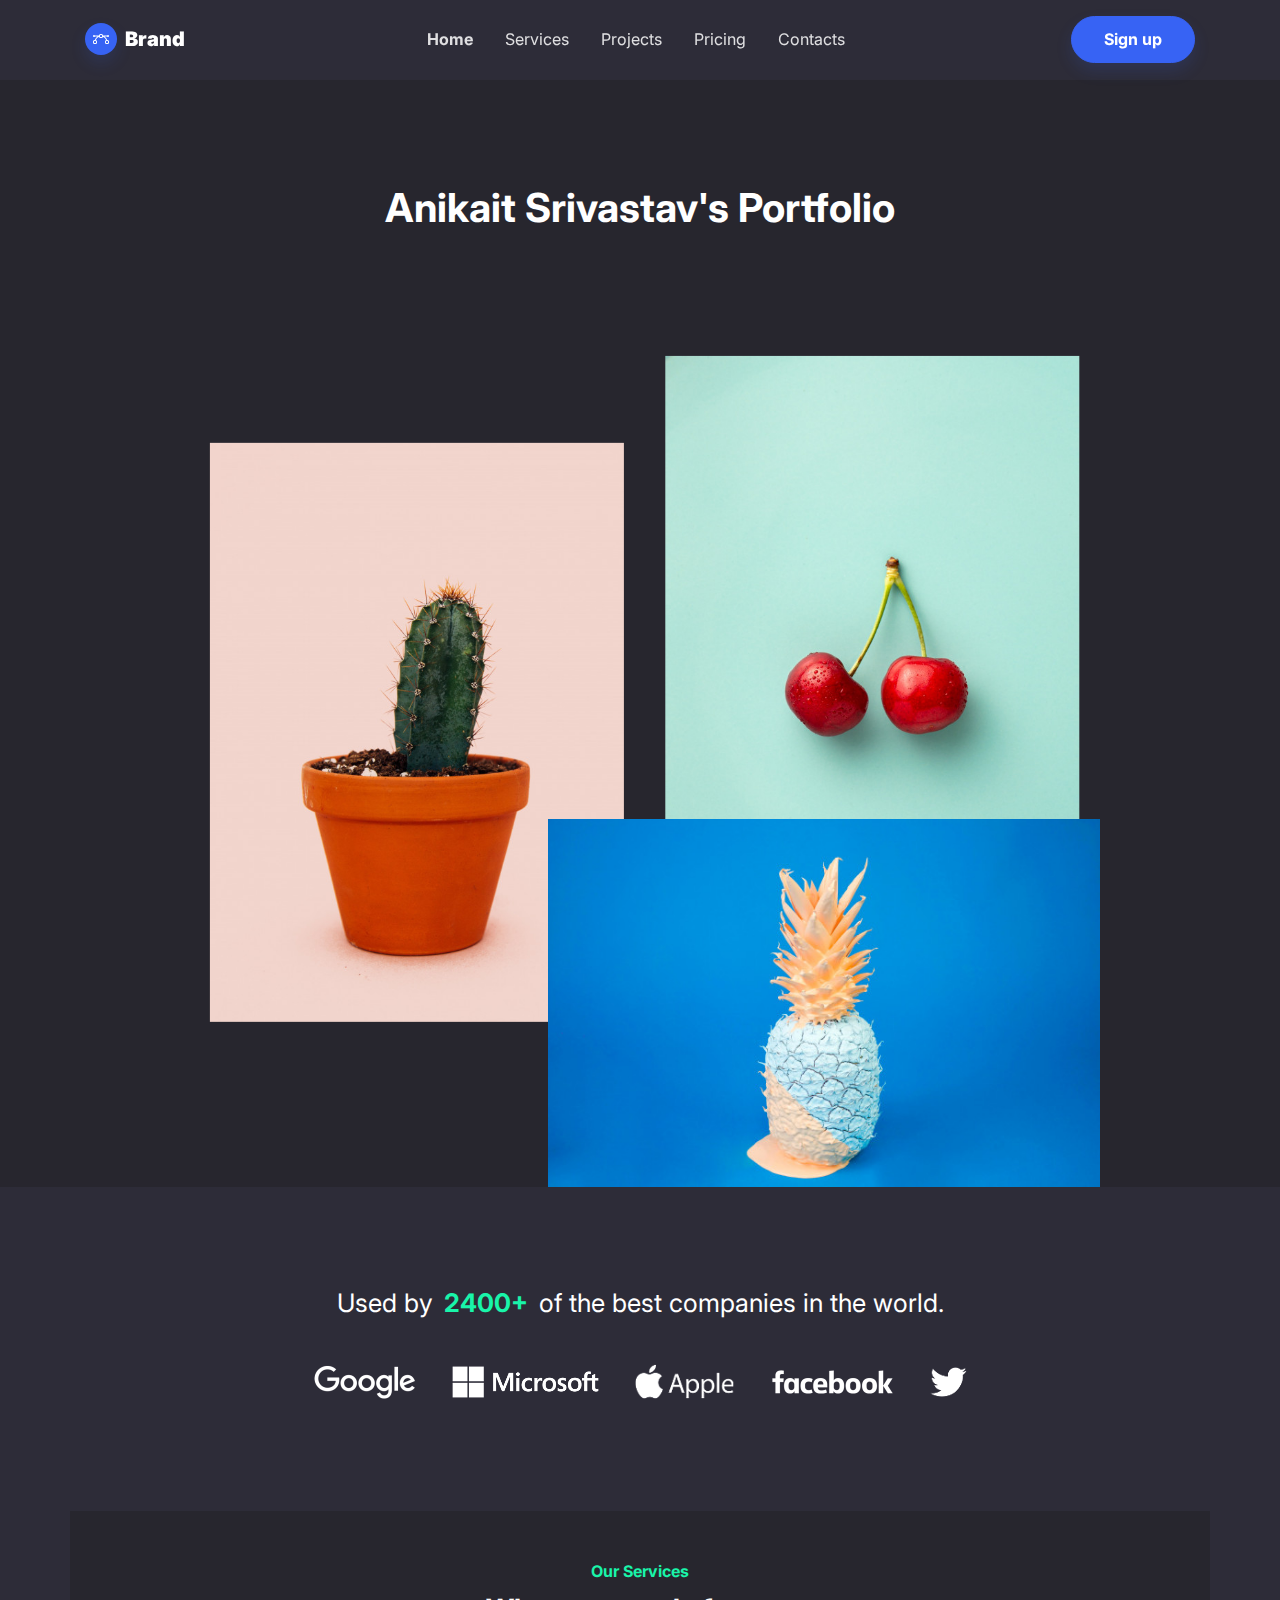
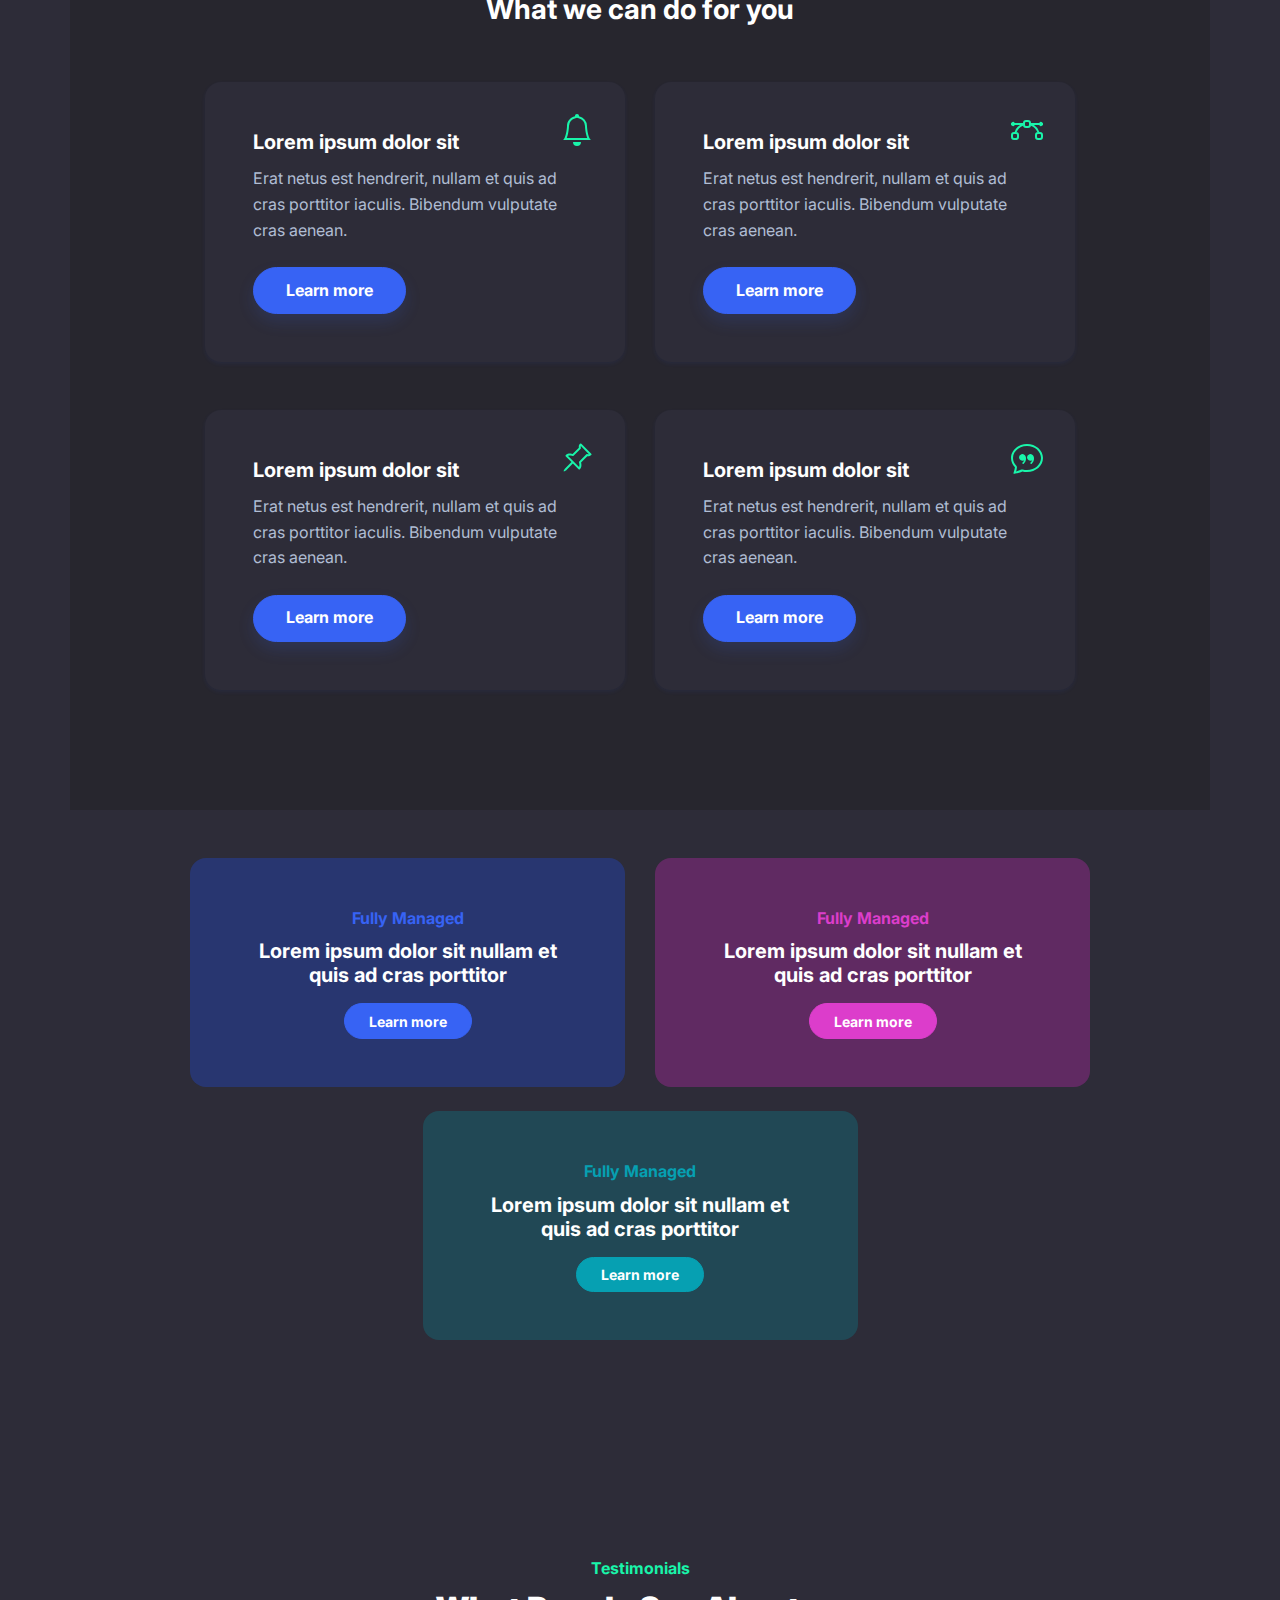
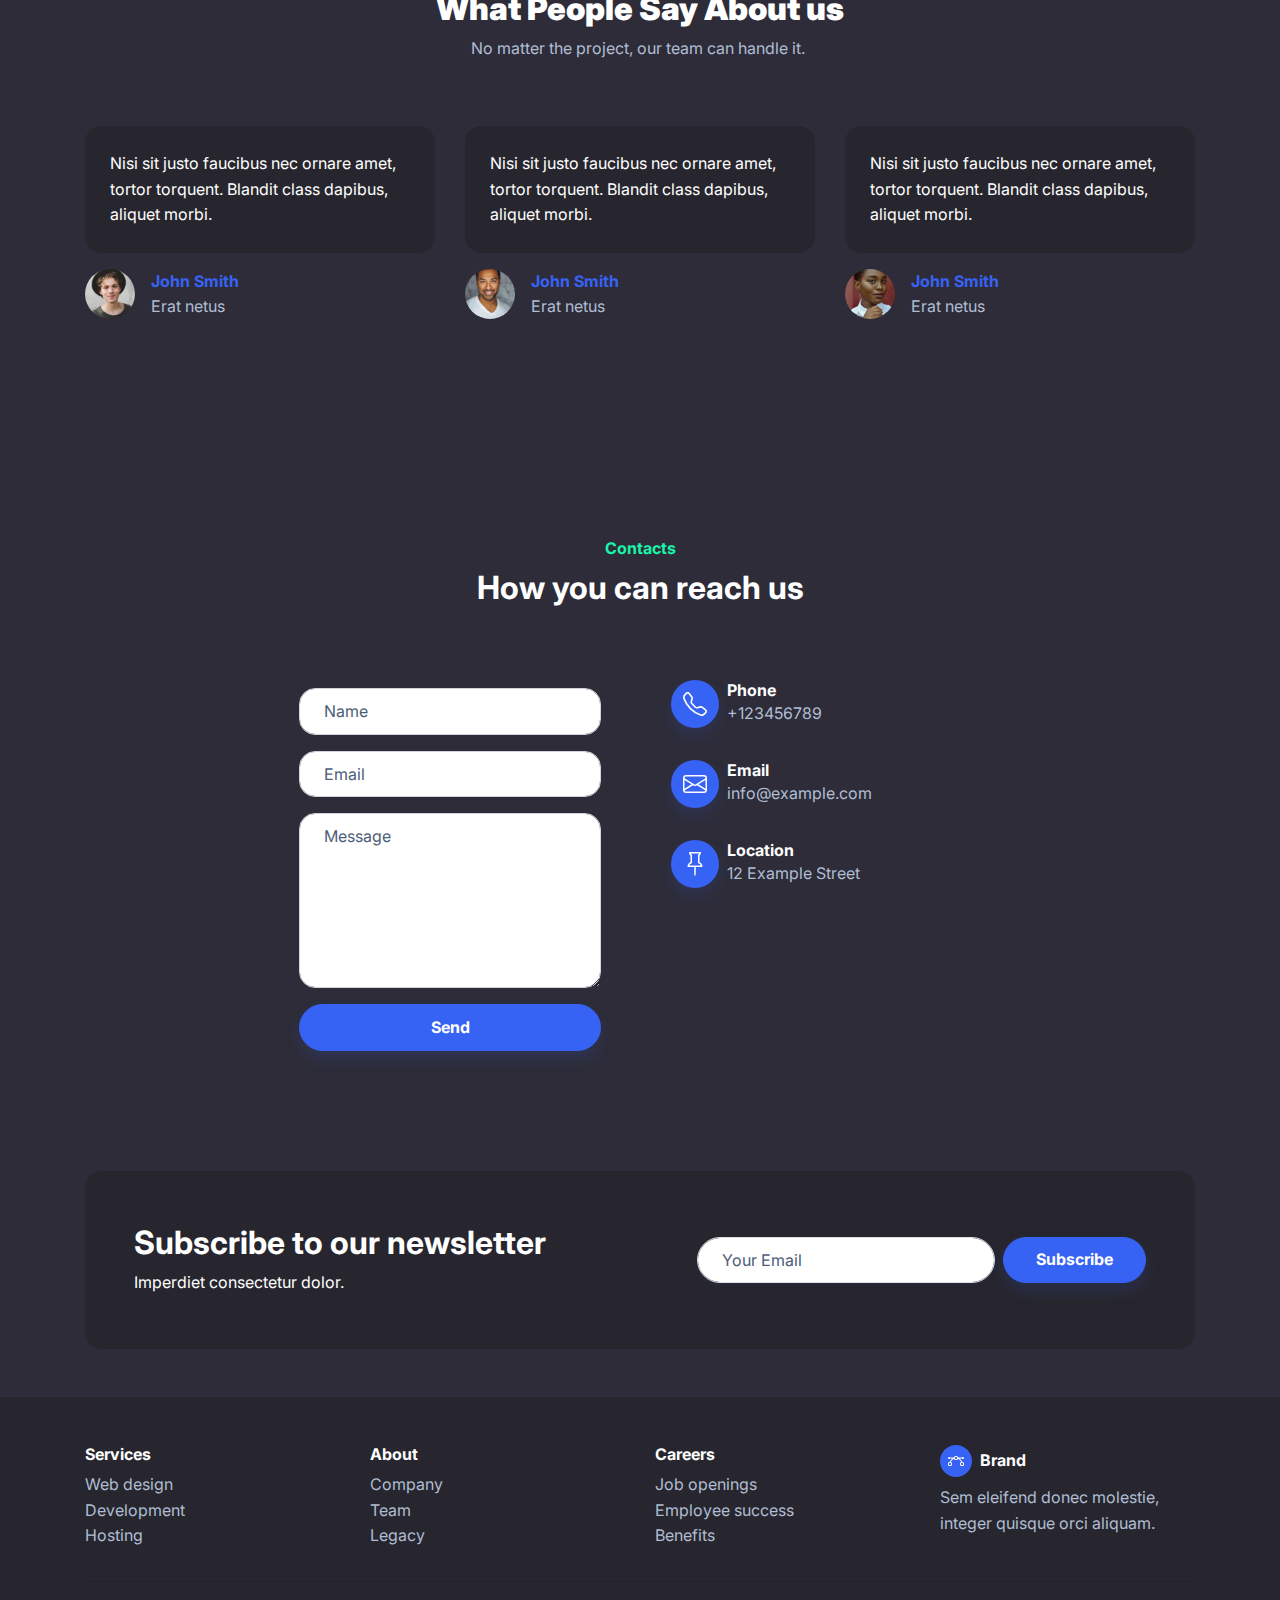
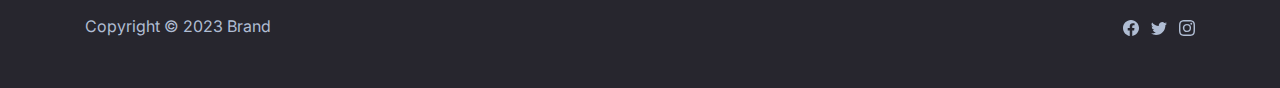
<file: index.html>
<!DOCTYPE html>
<html lang="en">

<head>
    <meta charset="utf-8">
    <meta name="viewport" content="width=device-width, initial-scale=1.0, shrink-to-fit=no">
    <title>Home - Brand</title>
    <link rel="stylesheet" href="assets/bootstrap/css/bootstrap.min.css">
    <link rel="stylesheet" href="https://fonts.googleapis.com/css?family=Inter:300italic,400italic,600italic,700italic,800italic,400,300,600,700,800&amp;display=swap">
</head>

<body>
    <nav class="navbar navbar-dark navbar-expand-md sticky-top py-3" id="mainNav">
        <div class="container"><a class="navbar-brand d-flex align-items-center" href="/"><span class="bs-icon-sm bs-icon-circle bs-icon-primary shadow d-flex justify-content-center align-items-center mr-2 bs-icon"><svg xmlns="http://www.w3.org/2000/svg" width="1em" height="1em" fill="currentColor" viewBox="0 0 16 16" class="bi bi-bezier">
                        <path fill-rule="evenodd" d="M0 10.5A1.5 1.5 0 0 1 1.5 9h1A1.5 1.5 0 0 1 4 10.5v1A1.5 1.5 0 0 1 2.5 13h-1A1.5 1.5 0 0 1 0 11.5v-1zm1.5-.5a.5.5 0 0 0-.5.5v1a.5.5 0 0 0 .5.5h1a.5.5 0 0 0 .5-.5v-1a.5.5 0 0 0-.5-.5h-1zm10.5.5A1.5 1.5 0 0 1 13.5 9h1a1.5 1.5 0 0 1 1.5 1.5v1a1.5 1.5 0 0 1-1.5 1.5h-1a1.5 1.5 0 0 1-1.5-1.5v-1zm1.5-.5a.5.5 0 0 0-.5.5v1a.5.5 0 0 0 .5.5h1a.5.5 0 0 0 .5-.5v-1a.5.5 0 0 0-.5-.5h-1zM6 4.5A1.5 1.5 0 0 1 7.5 3h1A1.5 1.5 0 0 1 10 4.5v1A1.5 1.5 0 0 1 8.5 7h-1A1.5 1.5 0 0 1 6 5.5v-1zM7.5 4a.5.5 0 0 0-.5.5v1a.5.5 0 0 0 .5.5h1a.5.5 0 0 0 .5-.5v-1a.5.5 0 0 0-.5-.5h-1z"></path>
                        <path d="M6 4.5H1.866a1 1 0 1 0 0 1h2.668A6.517 6.517 0 0 0 1.814 9H2.5c.123 0 .244.015.358.043a5.517 5.517 0 0 1 3.185-3.185A1.503 1.503 0 0 1 6 5.5v-1zm3.957 1.358A1.5 1.5 0 0 0 10 5.5v-1h4.134a1 1 0 1 1 0 1h-2.668a6.517 6.517 0 0 1 2.72 3.5H13.5c-.123 0-.243.015-.358.043a5.517 5.517 0 0 0-3.185-3.185z"></path>
                    </svg></span><span><strong>Brand</strong></span></a><button data-toggle="collapse" class="navbar-toggler" data-target="#navcol-3"><span class="sr-only">Toggle navigation</span><span class="navbar-toggler-icon"></span></button>
            <div class="collapse navbar-collapse" id="navcol-3">
                <ul class="navbar-nav mx-auto">
                    <li class="nav-item"><a class="nav-link active" href="index.html">Home</a></li>
                    <li class="nav-item"><a class="nav-link" href="services.html">Services</a></li>
                    <li class="nav-item"><a class="nav-link" href="projects.html">Projects</a></li>
                    <li class="nav-item"><a class="nav-link" href="pricing.html">Pricing</a></li>
                    <li class="nav-item"><a class="nav-link" href="contacts.html">Contacts</a></li>
                </ul><a class="btn btn-primary shadow" role="button" href="signup.html">Sign up</a>
            </div>
        </div>
    </nav>
    <header class="bg-dark">
        <div class="container pt-4 pt-xl-5">
            <div class="row pt-5">
                <div class="col-md-8 col-xl-6 text-center text-md-left mx-auto">
                    <div class="text-center">
                        <p class="font-weight-bold text-success mb-2"></p>
                        <h1 class="font-weight-bold">Anikait Srivastav's Portfolio</h1>
                    </div>
                </div>
                <div class="col-12 col-lg-10 mx-auto">
                    <div class="position-relative" style="display: flex;flex-wrap: wrap;justify-content: flex-end;">
                        <div style="position: relative;flex: 0 0 45%;transform: translate3d(-15%, 35%, 0);"><img class="img-fluid" data-bss-parallax="" data-bss-parallax-speed="0.8" src="assets/img/products/3.jpg"></div>
                        <div style="position: relative;flex: 0 0 45%;transform: translate3d(-5%, 20%, 0);"><img class="img-fluid" data-bss-parallax="" data-bss-parallax-speed="0.4" src="assets/img/products/2.jpg"></div>
                        <div style="position: relative;flex: 0 0 60%;transform: translate3d(0, 0%, 0);"><img class="img-fluid" data-bss-parallax="" data-bss-parallax-speed="0.25" src="assets/img/products/1.jpg"></div>
                    </div>
                </div>
            </div>
        </div>
    </header>
    <section class="py-4 py-xl-5">
        <div class="container text-center py-5">
            <p class="mb-4" style="font-size: 1.6rem;">Used by <span class="text-success p-1"><strong>2400+</strong></span>&nbsp;of the best companies in the world.</p><a href="#"> <img class="m-3" src="assets/img/brands/google.png"></a><a href="#"> <img class="m-3" src="assets/img/brands/microsoft.png"></a><a href="#"> <img class="m-3" src="assets/img/brands/apple.png"></a><a href="#"> <img class="m-3" src="assets/img/brands/facebook.png"></a><a href="#"> <img class="m-3" src="assets/img/brands/twitter.png"></a>
        </div>
    </section>
    <section>
        <div class="container bg-dark py-4 py-xl-5">
            <div class="row">
                <div class="col-md-8 col-xl-6 text-center mx-auto">
                    <p class="font-weight-bold text-success mb-2">Our Services</p>
                    <h3 class="font-weight-bold">What we can do for you</h3>
                </div>
            </div>
            <div class="py-5 p-lg-5">
                <div class="row row-cols-1 row-cols-md-2 mx-auto" style="max-width: 900px;">
                    <div class="col mb-5">
                        <div class="card shadow-sm">
                            <div class="card-body px-4 py-5 px-md-5">
                                <div class="bs-icon-lg d-flex justify-content-center align-items-center mb-3 bs-icon" style="top: 1rem;right: 1rem;position: absolute;"><svg xmlns="http://www.w3.org/2000/svg" width="1em" height="1em" fill="currentColor" viewBox="0 0 16 16" class="bi bi-bell text-success">
                                        <path d="M8 16a2 2 0 0 0 2-2H6a2 2 0 0 0 2 2zM8 1.918l-.797.161A4.002 4.002 0 0 0 4 6c0 .628-.134 2.197-.459 3.742-.16.767-.376 1.566-.663 2.258h10.244c-.287-.692-.502-1.49-.663-2.258C12.134 8.197 12 6.628 12 6a4.002 4.002 0 0 0-3.203-3.92L8 1.917zM14.22 12c.223.447.481.801.78 1H1c.299-.199.557-.553.78-1C2.68 10.2 3 6.88 3 6c0-2.42 1.72-4.44 4.005-4.901a1 1 0 1 1 1.99 0A5.002 5.002 0 0 1 13 6c0 .88.32 4.2 1.22 6z"></path>
                                    </svg></div>
                                <h5 class="font-weight-bold card-title">Lorem ipsum dolor sit&nbsp;</h5>
                                <p class="text-muted card-text mb-4">Erat netus est hendrerit, nullam et quis ad cras porttitor iaculis. Bibendum vulputate cras aenean.</p><button class="btn btn-primary shadow" type="button">Learn more</button>
                            </div>
                        </div>
                    </div>
                    <div class="col mb-5">
                        <div class="card shadow-sm">
                            <div class="card-body px-4 py-5 px-md-5">
                                <div class="bs-icon-lg d-flex justify-content-center align-items-center mb-3 bs-icon" style="top: 1rem;right: 1rem;position: absolute;"><svg xmlns="http://www.w3.org/2000/svg" width="1em" height="1em" fill="currentColor" viewBox="0 0 16 16" class="bi bi-bezier text-success">
                                        <path fill-rule="evenodd" d="M0 10.5A1.5 1.5 0 0 1 1.5 9h1A1.5 1.5 0 0 1 4 10.5v1A1.5 1.5 0 0 1 2.5 13h-1A1.5 1.5 0 0 1 0 11.5v-1zm1.5-.5a.5.5 0 0 0-.5.5v1a.5.5 0 0 0 .5.5h1a.5.5 0 0 0 .5-.5v-1a.5.5 0 0 0-.5-.5h-1zm10.5.5A1.5 1.5 0 0 1 13.5 9h1a1.5 1.5 0 0 1 1.5 1.5v1a1.5 1.5 0 0 1-1.5 1.5h-1a1.5 1.5 0 0 1-1.5-1.5v-1zm1.5-.5a.5.5 0 0 0-.5.5v1a.5.5 0 0 0 .5.5h1a.5.5 0 0 0 .5-.5v-1a.5.5 0 0 0-.5-.5h-1zM6 4.5A1.5 1.5 0 0 1 7.5 3h1A1.5 1.5 0 0 1 10 4.5v1A1.5 1.5 0 0 1 8.5 7h-1A1.5 1.5 0 0 1 6 5.5v-1zM7.5 4a.5.5 0 0 0-.5.5v1a.5.5 0 0 0 .5.5h1a.5.5 0 0 0 .5-.5v-1a.5.5 0 0 0-.5-.5h-1z"></path>
                                        <path d="M6 4.5H1.866a1 1 0 1 0 0 1h2.668A6.517 6.517 0 0 0 1.814 9H2.5c.123 0 .244.015.358.043a5.517 5.517 0 0 1 3.185-3.185A1.503 1.503 0 0 1 6 5.5v-1zm3.957 1.358A1.5 1.5 0 0 0 10 5.5v-1h4.134a1 1 0 1 1 0 1h-2.668a6.517 6.517 0 0 1 2.72 3.5H13.5c-.123 0-.243.015-.358.043a5.517 5.517 0 0 0-3.185-3.185z"></path>
                                    </svg></div>
                                <h5 class="font-weight-bold card-title">Lorem ipsum dolor sit&nbsp;</h5>
                                <p class="text-muted card-text mb-4">Erat netus est hendrerit, nullam et quis ad cras porttitor iaculis. Bibendum vulputate cras aenean.</p><button class="btn btn-primary shadow" type="button">Learn more</button>
                            </div>
                        </div>
                    </div>
                    <div class="col mb-4">
                        <div class="card shadow-sm">
                            <div class="card-body px-4 py-5 px-md-5">
                                <div class="bs-icon-lg d-flex justify-content-center align-items-center mb-3 bs-icon" style="top: 1rem;right: 1rem;position: absolute;"><svg xmlns="http://www.w3.org/2000/svg" width="1em" height="1em" fill="currentColor" viewBox="0 0 16 16" class="bi bi-pin-angle text-success">
                                        <path d="M9.828.722a.5.5 0 0 1 .354.146l4.95 4.95a.5.5 0 0 1 0 .707c-.48.48-1.072.588-1.503.588-.177 0-.335-.018-.46-.039l-3.134 3.134a5.927 5.927 0 0 1 .16 1.013c.046.702-.032 1.687-.72 2.375a.5.5 0 0 1-.707 0l-2.829-2.828-3.182 3.182c-.195.195-1.219.902-1.414.707-.195-.195.512-1.22.707-1.414l3.182-3.182-2.828-2.829a.5.5 0 0 1 0-.707c.688-.688 1.673-.767 2.375-.72a5.922 5.922 0 0 1 1.013.16l3.134-3.133a2.772 2.772 0 0 1-.04-.461c0-.43.108-1.022.589-1.503a.5.5 0 0 1 .353-.146zm.122 2.112v-.002.002zm0-.002v.002a.5.5 0 0 1-.122.51L6.293 6.878a.5.5 0 0 1-.511.12H5.78l-.014-.004a4.507 4.507 0 0 0-.288-.076 4.922 4.922 0 0 0-.765-.116c-.422-.028-.836.008-1.175.15l5.51 5.509c.141-.34.177-.753.149-1.175a4.924 4.924 0 0 0-.192-1.054l-.004-.013v-.001a.5.5 0 0 1 .12-.512l3.536-3.535a.5.5 0 0 1 .532-.115l.096.022c.087.017.208.034.344.034.114 0 .23-.011.343-.04L9.927 2.028c-.029.113-.04.23-.04.343a1.779 1.779 0 0 0 .062.46z"></path>
                                    </svg></div>
                                <h5 class="font-weight-bold card-title">Lorem ipsum dolor sit&nbsp;</h5>
                                <p class="text-muted card-text mb-4">Erat netus est hendrerit, nullam et quis ad cras porttitor iaculis. Bibendum vulputate cras aenean.</p><button class="btn btn-primary shadow" type="button">Learn more</button>
                            </div>
                        </div>
                    </div>
                    <div class="col mb-4">
                        <div class="card shadow-sm">
                            <div class="card-body px-4 py-5 px-md-5">
                                <div class="bs-icon-lg d-flex justify-content-center align-items-center mb-3 bs-icon" style="top: 1rem;right: 1rem;position: absolute;"><svg xmlns="http://www.w3.org/2000/svg" width="1em" height="1em" fill="currentColor" viewBox="0 0 16 16" class="bi bi-chat-quote text-success">
                                        <path d="M2.678 11.894a1 1 0 0 1 .287.801 10.97 10.97 0 0 1-.398 2c1.395-.323 2.247-.697 2.634-.893a1 1 0 0 1 .71-.074A8.06 8.06 0 0 0 8 14c3.996 0 7-2.807 7-6 0-3.192-3.004-6-7-6S1 4.808 1 8c0 1.468.617 2.83 1.678 3.894zm-.493 3.905a21.682 21.682 0 0 1-.713.129c-.2.032-.352-.176-.273-.362a9.68 9.68 0 0 0 .244-.637l.003-.01c.248-.72.45-1.548.524-2.319C.743 11.37 0 9.76 0 8c0-3.866 3.582-7 8-7s8 3.134 8 7-3.582 7-8 7a9.06 9.06 0 0 1-2.347-.306c-.52.263-1.639.742-3.468 1.105z"></path>
                                        <path d="M7.066 6.76A1.665 1.665 0 0 0 4 7.668a1.667 1.667 0 0 0 2.561 1.406c-.131.389-.375.804-.777 1.22a.417.417 0 0 0 .6.58c1.486-1.54 1.293-3.214.682-4.112zm4 0A1.665 1.665 0 0 0 8 7.668a1.667 1.667 0 0 0 2.561 1.406c-.131.389-.375.804-.777 1.22a.417.417 0 0 0 .6.58c1.486-1.54 1.293-3.214.682-4.112z"></path>
                                    </svg></div>
                                <h5 class="font-weight-bold card-title">Lorem ipsum dolor sit&nbsp;</h5>
                                <p class="text-muted card-text mb-4">Erat netus est hendrerit, nullam et quis ad cras porttitor iaculis. Bibendum vulputate cras aenean.</p><button class="btn btn-primary shadow" type="button">Learn more</button>
                            </div>
                        </div>
                    </div>
                </div>
            </div>
        </div>
    </section>
    <section>
        <div class="container py-4 py-xl-5">
            <div class="mx-auto" style="max-width: 900px;">
                <div class="row row-cols-1 row-cols-md-2 d-flex justify-content-center">
                    <div class="col mb-4">
                        <div class="card bg-primary-light">
                            <div class="card-body text-center px-4 py-5 px-md-5">
                                <p class="font-weight-bold text-primary card-text mb-2">Fully Managed</p>
                                <h5 class="font-weight-bold card-title mb-3">Lorem ipsum dolor sit&nbsp;nullam et quis ad cras porttitor</h5><button class="btn btn-primary btn-sm" type="button">Learn more</button>
                            </div>
                        </div>
                    </div>
                    <div class="col mb-4">
                        <div class="card bg-secondary-light">
                            <div class="card-body text-center px-4 py-5 px-md-5">
                                <p class="font-weight-bold text-secondary card-text mb-2">Fully Managed</p>
                                <h5 class="font-weight-bold card-title mb-3">Lorem ipsum dolor sit&nbsp;nullam et quis ad cras porttitor</h5><button class="btn btn-secondary btn-sm" type="button">Learn more</button>
                            </div>
                        </div>
                    </div>
                    <div class="col mb-4">
                        <div class="card bg-info-light">
                            <div class="card-body text-center px-4 py-5 px-md-5">
                                <p class="font-weight-bold text-info card-text mb-2">Fully Managed</p>
                                <h5 class="font-weight-bold card-title mb-3">Lorem ipsum dolor sit&nbsp;nullam et quis ad cras porttitor</h5><button class="btn btn-info btn-sm" type="button">Learn more</button>
                            </div>
                        </div>
                    </div>
                </div>
            </div>
        </div>
    </section>
    <section class="py-5 mt-5">
        <div class="container py-4 py-xl-5">
            <div class="row mb-5">
                <div class="col-md-8 col-xl-6 text-center mx-auto">
                    <p class="font-weight-bold text-success mb-2">Testimonials</p>
                    <h2 class="font-weight-bold"><strong>What People Say About us</strong></h2>
                    <p class="text-muted">No matter the project, our team can handle it.&nbsp;</p>
                </div>
            </div>
            <div class="row row-cols-1 row-cols-sm-2 row-cols-lg-3 d-sm-flex justify-content-sm-center">
                <div class="col mb-4">
                    <div class="d-flex flex-column align-items-center align-items-sm-start">
                        <p class="bg-dark border rounded border-dark p-4">Nisi sit justo faucibus nec ornare amet, tortor torquent. Blandit class dapibus, aliquet morbi.</p>
                        <div class="d-flex"><img class="rounded-circle flex-shrink-0 mr-3 fit-cover" width="50" height="50" src="assets/img/team/avatar2.jpg">
                            <div>
                                <p class="font-weight-bold text-primary mb-0">John Smith</p>
                                <p class="text-muted mb-0">Erat netus</p>
                            </div>
                        </div>
                    </div>
                </div>
                <div class="col mb-4">
                    <div class="d-flex flex-column align-items-center align-items-sm-start">
                        <p class="bg-dark border rounded border-dark p-4">Nisi sit justo faucibus nec ornare amet, tortor torquent. Blandit class dapibus, aliquet morbi.</p>
                        <div class="d-flex"><img class="rounded-circle flex-shrink-0 mr-3 fit-cover" width="50" height="50" src="assets/img/team/avatar4.jpg">
                            <div>
                                <p class="font-weight-bold text-primary mb-0">John Smith</p>
                                <p class="text-muted mb-0">Erat netus</p>
                            </div>
                        </div>
                    </div>
                </div>
                <div class="col mb-4">
                    <div class="d-flex flex-column align-items-center align-items-sm-start">
                        <p class="bg-dark border rounded border-dark p-4">Nisi sit justo faucibus nec ornare amet, tortor torquent. Blandit class dapibus, aliquet morbi.</p>
                        <div class="d-flex"><img class="rounded-circle flex-shrink-0 mr-3 fit-cover" width="50" height="50" src="assets/img/team/avatar5.jpg">
                            <div>
                                <p class="font-weight-bold text-primary mb-0">John Smith</p>
                                <p class="text-muted mb-0">Erat netus</p>
                            </div>
                        </div>
                    </div>
                </div>
            </div>
        </div>
    </section>
    <section class="py-4 py-xl-5 mt-5">
        <div class="container">
            <div class="row mb-5">
                <div class="col-md-8 col-xl-6 text-center mx-auto">
                    <p class="font-weight-bold text-success mb-2">Contacts</p>
                    <h2 class="font-weight-bold">How you can reach us</h2>
                </div>
            </div>
            <div class="row d-flex justify-content-center">
                <div class="col-md-6 col-xl-4">
                    <div>
                        <form class="p-3 p-xl-4" method="post">
                            <div class="mb-3"><input class="form-control" type="text" id="name-1" name="name" placeholder="Name"></div>
                            <div class="mb-3"><input class="form-control" type="email" id="email-1" name="email" placeholder="Email"></div>
                            <div class="mb-3"><textarea class="form-control" id="message-1" name="message" rows="6" placeholder="Message"></textarea></div>
                            <div><button class="btn btn-primary shadow d-block w-100" type="submit">Send </button></div>
                        </form>
                    </div>
                </div>
                <div class="col-md-4 col-xl-4 d-flex justify-content-center justify-content-xl-start">
                    <div class="d-flex flex-wrap flex-md-column justify-content-md-start align-items-md-start h-100">
                        <div class="d-flex align-items-center p-3">
                            <div class="bs-icon-md bs-icon-circle bs-icon-primary shadow d-flex flex-shrink-0 justify-content-center align-items-center d-inline-block bs-icon bs-icon-md"><svg xmlns="http://www.w3.org/2000/svg" width="1em" height="1em" fill="currentColor" viewBox="0 0 16 16" class="bi bi-telephone">
                                    <path d="M3.654 1.328a.678.678 0 0 0-1.015-.063L1.605 2.3c-.483.484-.661 1.169-.45 1.77a17.568 17.568 0 0 0 4.168 6.608 17.569 17.569 0 0 0 6.608 4.168c.601.211 1.286.033 1.77-.45l1.034-1.034a.678.678 0 0 0-.063-1.015l-2.307-1.794a.678.678 0 0 0-.58-.122l-2.19.547a1.745 1.745 0 0 1-1.657-.459L5.482 8.062a1.745 1.745 0 0 1-.46-1.657l.548-2.19a.678.678 0 0 0-.122-.58L3.654 1.328zM1.884.511a1.745 1.745 0 0 1 2.612.163L6.29 2.98c.329.423.445.974.315 1.494l-.547 2.19a.678.678 0 0 0 .178.643l2.457 2.457a.678.678 0 0 0 .644.178l2.189-.547a1.745 1.745 0 0 1 1.494.315l2.306 1.794c.829.645.905 1.87.163 2.611l-1.034 1.034c-.74.74-1.846 1.065-2.877.702a18.634 18.634 0 0 1-7.01-4.42 18.634 18.634 0 0 1-4.42-7.009c-.362-1.03-.037-2.137.703-2.877L1.885.511z"></path>
                                </svg></div>
                            <div class="px-2">
                                <h6 class="font-weight-bold mb-0">Phone</h6>
                                <p class="text-muted mb-0">+123456789</p>
                            </div>
                        </div>
                        <div class="d-flex align-items-center p-3">
                            <div class="bs-icon-md bs-icon-circle bs-icon-primary shadow d-flex flex-shrink-0 justify-content-center align-items-center d-inline-block bs-icon bs-icon-md"><svg xmlns="http://www.w3.org/2000/svg" width="1em" height="1em" fill="currentColor" viewBox="0 0 16 16" class="bi bi-envelope">
                                    <path fill-rule="evenodd" d="M0 4a2 2 0 0 1 2-2h12a2 2 0 0 1 2 2v8a2 2 0 0 1-2 2H2a2 2 0 0 1-2-2V4Zm2-1a1 1 0 0 0-1 1v.217l7 4.2 7-4.2V4a1 1 0 0 0-1-1H2Zm13 2.383-4.708 2.825L15 11.105V5.383Zm-.034 6.876-5.64-3.471L8 9.583l-1.326-.795-5.64 3.47A1 1 0 0 0 2 13h12a1 1 0 0 0 .966-.741ZM1 11.105l4.708-2.897L1 5.383v5.722Z"></path>
                                </svg></div>
                            <div class="px-2">
                                <h6 class="font-weight-bold mb-0">Email</h6>
                                <p class="text-muted mb-0">info@example.com</p>
                            </div>
                        </div>
                        <div class="d-flex align-items-center p-3">
                            <div class="bs-icon-md bs-icon-circle bs-icon-primary shadow d-flex flex-shrink-0 justify-content-center align-items-center d-inline-block bs-icon bs-icon-md"><svg xmlns="http://www.w3.org/2000/svg" width="1em" height="1em" fill="currentColor" viewBox="0 0 16 16" class="bi bi-pin">
                                    <path d="M4.146.146A.5.5 0 0 1 4.5 0h7a.5.5 0 0 1 .5.5c0 .68-.342 1.174-.646 1.479-.126.125-.25.224-.354.298v4.431l.078.048c.203.127.476.314.751.555C12.36 7.775 13 8.527 13 9.5a.5.5 0 0 1-.5.5h-4v4.5c0 .276-.224 1.5-.5 1.5s-.5-1.224-.5-1.5V10h-4a.5.5 0 0 1-.5-.5c0-.973.64-1.725 1.17-2.189A5.921 5.921 0 0 1 5 6.708V2.277a2.77 2.77 0 0 1-.354-.298C4.342 1.674 4 1.179 4 .5a.5.5 0 0 1 .146-.354zm1.58 1.408-.002-.001.002.001zm-.002-.001.002.001A.5.5 0 0 1 6 2v5a.5.5 0 0 1-.276.447h-.002l-.012.007-.054.03a4.922 4.922 0 0 0-.827.58c-.318.278-.585.596-.725.936h7.792c-.14-.34-.407-.658-.725-.936a4.915 4.915 0 0 0-.881-.61l-.012-.006h-.002A.5.5 0 0 1 10 7V2a.5.5 0 0 1 .295-.458 1.775 1.775 0 0 0 .351-.271c.08-.08.155-.17.214-.271H5.14c.06.1.133.191.214.271a1.78 1.78 0 0 0 .37.282z"></path>
                                </svg></div>
                            <div class="px-2">
                                <h6 class="font-weight-bold mb-0">Location</h6>
                                <p class="text-muted mb-0">12 Example Street</p>
                            </div>
                        </div>
                    </div>
                </div>
            </div>
        </div>
    </section>
    <section class="py-4 py-xl-5">
        <div class="container">
            <div class="bg-dark border rounded border-dark d-flex flex-column justify-content-between align-items-center flex-lg-row p-4 p-lg-5">
                <div class="text-center text-lg-left py-3 py-lg-1">
                    <h2 class="font-weight-bold mb-2">Subscribe to our newsletter</h2>
                    <p class="mb-0">Imperdiet consectetur dolor.</p>
                </div>
                <form class="d-flex justify-content-center flex-wrap flex-lg-nowrap" method="post">
                    <div class="my-2"><input class="border rounded-pill shadow-sm form-control" type="email" name="email" placeholder="Your Email"></div>
                    <div class="my-2"><button class="btn btn-primary shadow ml-2" type="submit">Subscribe </button></div>
                </form>
            </div>
        </div>
    </section>
    <footer class="bg-dark">
        <div class="container py-4 py-lg-5">
            <div class="row justify-content-center">
                <div class="col-sm-4 col-md-3 text-center text-lg-left d-flex flex-column">
                    <h3 class="font-weight-bold" style="font-size: 1rem;">Services</h3>
                    <ul class="list-unstyled">
                        <li><a class="text-muted" href="#">Web design</a></li>
                        <li><a class="text-muted" href="#">Development</a></li>
                        <li><a class="text-muted" href="#">Hosting</a></li>
                    </ul>
                </div>
                <div class="col-sm-4 col-md-3 text-center text-lg-left d-flex flex-column">
                    <h3 class="font-weight-bold" style="font-size: 1rem;">About</h3>
                    <ul class="list-unstyled">
                        <li><a class="text-muted" href="#">Company</a></li>
                        <li><a class="text-muted" href="#">Team</a></li>
                        <li><a class="text-muted" href="#">Legacy</a></li>
                    </ul>
                </div>
                <div class="col-sm-4 col-md-3 text-center text-lg-left d-flex flex-column">
                    <h3 class="font-weight-bold" style="font-size: 1rem;">Careers</h3>
                    <ul class="list-unstyled">
                        <li><a class="text-muted" href="#">Job openings</a></li>
                        <li><a class="text-muted" href="#">Employee success</a></li>
                        <li><a class="text-muted" href="#">Benefits</a></li>
                    </ul>
                </div>
                <div class="col-lg-3 text-center text-lg-left d-flex flex-column align-items-center order-first align-items-lg-start order-lg-last">
                    <div class="font-weight-bold d-flex align-items-center mb-2"><span class="bs-icon-sm bs-icon-circle bs-icon-primary d-flex justify-content-center align-items-center bs-icon mr-2"><svg xmlns="http://www.w3.org/2000/svg" width="1em" height="1em" fill="currentColor" viewBox="0 0 16 16" class="bi bi-bezier">
                                <path fill-rule="evenodd" d="M0 10.5A1.5 1.5 0 0 1 1.5 9h1A1.5 1.5 0 0 1 4 10.5v1A1.5 1.5 0 0 1 2.5 13h-1A1.5 1.5 0 0 1 0 11.5v-1zm1.5-.5a.5.5 0 0 0-.5.5v1a.5.5 0 0 0 .5.5h1a.5.5 0 0 0 .5-.5v-1a.5.5 0 0 0-.5-.5h-1zm10.5.5A1.5 1.5 0 0 1 13.5 9h1a1.5 1.5 0 0 1 1.5 1.5v1a1.5 1.5 0 0 1-1.5 1.5h-1a1.5 1.5 0 0 1-1.5-1.5v-1zm1.5-.5a.5.5 0 0 0-.5.5v1a.5.5 0 0 0 .5.5h1a.5.5 0 0 0 .5-.5v-1a.5.5 0 0 0-.5-.5h-1zM6 4.5A1.5 1.5 0 0 1 7.5 3h1A1.5 1.5 0 0 1 10 4.5v1A1.5 1.5 0 0 1 8.5 7h-1A1.5 1.5 0 0 1 6 5.5v-1zM7.5 4a.5.5 0 0 0-.5.5v1a.5.5 0 0 0 .5.5h1a.5.5 0 0 0 .5-.5v-1a.5.5 0 0 0-.5-.5h-1z"></path>
                                <path d="M6 4.5H1.866a1 1 0 1 0 0 1h2.668A6.517 6.517 0 0 0 1.814 9H2.5c.123 0 .244.015.358.043a5.517 5.517 0 0 1 3.185-3.185A1.503 1.503 0 0 1 6 5.5v-1zm3.957 1.358A1.5 1.5 0 0 0 10 5.5v-1h4.134a1 1 0 1 1 0 1h-2.668a6.517 6.517 0 0 1 2.72 3.5H13.5c-.123 0-.243.015-.358.043a5.517 5.517 0 0 0-3.185-3.185z"></path>
                            </svg></span><span>Brand</span></div>
                    <p class="text-muted">Sem eleifend donec molestie, integer quisque orci aliquam.</p>
                </div>
            </div>
            <hr>
            <div class="text-muted d-flex justify-content-between pt-3">
                <p class="mb-0">Copyright © 2023 Brand</p>
                <ul class="list-inline mb-0">
                    <li class="list-inline-item"><svg xmlns="http://www.w3.org/2000/svg" width="1em" height="1em" fill="currentColor" viewBox="0 0 16 16" class="bi bi-facebook">
                            <path d="M16 8.049c0-4.446-3.582-8.05-8-8.05C3.58 0-.002 3.603-.002 8.05c0 4.017 2.926 7.347 6.75 7.951v-5.625h-2.03V8.05H6.75V6.275c0-2.017 1.195-3.131 3.022-3.131.876 0 1.791.157 1.791.157v1.98h-1.009c-.993 0-1.303.621-1.303 1.258v1.51h2.218l-.354 2.326H9.25V16c3.824-.604 6.75-3.934 6.75-7.951z"></path>
                        </svg></li>
                    <li class="list-inline-item"><svg xmlns="http://www.w3.org/2000/svg" width="1em" height="1em" fill="currentColor" viewBox="0 0 16 16" class="bi bi-twitter">
                            <path d="M5.026 15c6.038 0 9.341-5.003 9.341-9.334 0-.14 0-.282-.006-.422A6.685 6.685 0 0 0 16 3.542a6.658 6.658 0 0 1-1.889.518 3.301 3.301 0 0 0 1.447-1.817 6.533 6.533 0 0 1-2.087.793A3.286 3.286 0 0 0 7.875 6.03a9.325 9.325 0 0 1-6.767-3.429 3.289 3.289 0 0 0 1.018 4.382A3.323 3.323 0 0 1 .64 6.575v.045a3.288 3.288 0 0 0 2.632 3.218 3.203 3.203 0 0 1-.865.115 3.23 3.23 0 0 1-.614-.057 3.283 3.283 0 0 0 3.067 2.277A6.588 6.588 0 0 1 .78 13.58a6.32 6.32 0 0 1-.78-.045A9.344 9.344 0 0 0 5.026 15z"></path>
                        </svg></li>
                    <li class="list-inline-item"><svg xmlns="http://www.w3.org/2000/svg" width="1em" height="1em" fill="currentColor" viewBox="0 0 16 16" class="bi bi-instagram">
                            <path d="M8 0C5.829 0 5.556.01 4.703.048 3.85.088 3.269.222 2.76.42a3.917 3.917 0 0 0-1.417.923A3.927 3.927 0 0 0 .42 2.76C.222 3.268.087 3.85.048 4.7.01 5.555 0 5.827 0 8.001c0 2.172.01 2.444.048 3.297.04.852.174 1.433.372 1.942.205.526.478.972.923 1.417.444.445.89.719 1.416.923.51.198 1.09.333 1.942.372C5.555 15.99 5.827 16 8 16s2.444-.01 3.298-.048c.851-.04 1.434-.174 1.943-.372a3.916 3.916 0 0 0 1.416-.923c.445-.445.718-.891.923-1.417.197-.509.332-1.09.372-1.942C15.99 10.445 16 10.173 16 8s-.01-2.445-.048-3.299c-.04-.851-.175-1.433-.372-1.941a3.926 3.926 0 0 0-.923-1.417A3.911 3.911 0 0 0 13.24.42c-.51-.198-1.092-.333-1.943-.372C10.443.01 10.172 0 7.998 0h.003zm-.717 1.442h.718c2.136 0 2.389.007 3.232.046.78.035 1.204.166 1.486.275.373.145.64.319.92.599.28.28.453.546.598.92.11.281.24.705.275 1.485.039.843.047 1.096.047 3.231s-.008 2.389-.047 3.232c-.035.78-.166 1.203-.275 1.485a2.47 2.47 0 0 1-.599.919c-.28.28-.546.453-.92.598-.28.11-.704.24-1.485.276-.843.038-1.096.047-3.232.047s-2.39-.009-3.233-.047c-.78-.036-1.203-.166-1.485-.276a2.478 2.478 0 0 1-.92-.598 2.48 2.48 0 0 1-.6-.92c-.109-.281-.24-.705-.275-1.485-.038-.843-.046-1.096-.046-3.233 0-2.136.008-2.388.046-3.231.036-.78.166-1.204.276-1.486.145-.373.319-.64.599-.92.28-.28.546-.453.92-.598.282-.11.705-.24 1.485-.276.738-.034 1.024-.044 2.515-.045v.002zm4.988 1.328a.96.96 0 1 0 0 1.92.96.96 0 0 0 0-1.92zm-4.27 1.122a4.109 4.109 0 1 0 0 8.217 4.109 4.109 0 0 0 0-8.217zm0 1.441a2.667 2.667 0 1 1 0 5.334 2.667 2.667 0 0 1 0-5.334z"></path>
                        </svg></li>
                </ul>
            </div>
        </div>
    </footer>
    <script src="assets/js/jquery.min.js"></script>
    <script src="assets/bootstrap/js/bootstrap.min.js"></script>
    <script src="assets/js/bold-and-dark.js"></script>
</body>

</html>
</file>
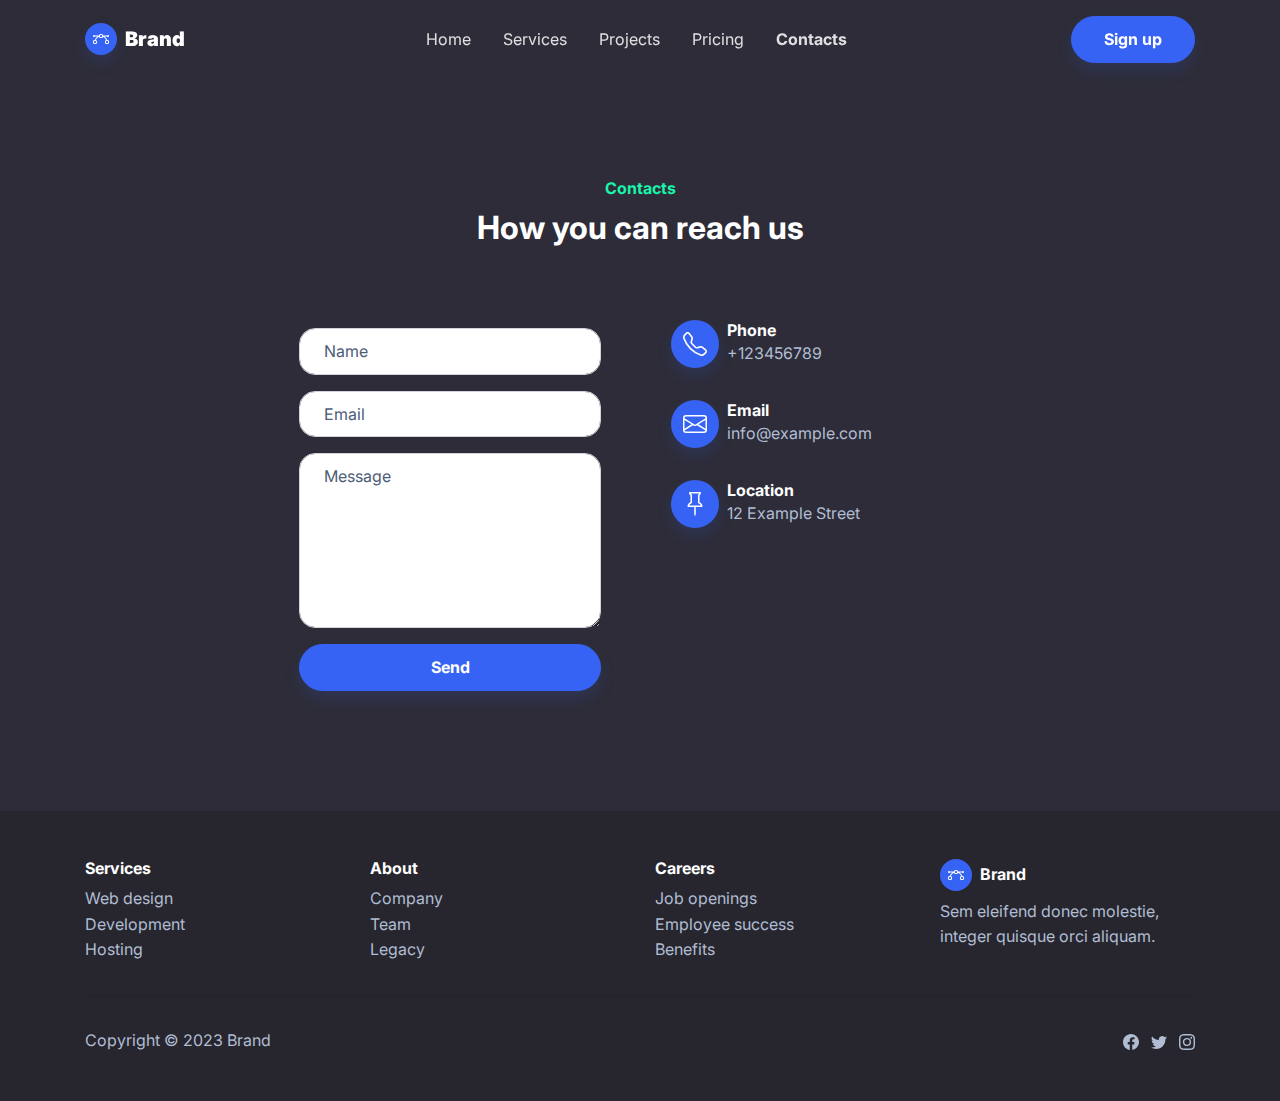
<file: contacts.html>
<!DOCTYPE html>
<html lang="en">

<head>
    <meta charset="utf-8">
    <meta name="viewport" content="width=device-width, initial-scale=1.0, shrink-to-fit=no">
    <title>Contacts - Brand</title>
    <link rel="stylesheet" href="assets/bootstrap/css/bootstrap.min.css">
    <link rel="stylesheet" href="https://fonts.googleapis.com/css?family=Inter:300italic,400italic,600italic,700italic,800italic,400,300,600,700,800&amp;display=swap">
</head>

<body>
    <nav class="navbar navbar-dark navbar-expand-md sticky-top py-3" id="mainNav">
        <div class="container"><a class="navbar-brand d-flex align-items-center" href="/"><span class="bs-icon-sm bs-icon-circle bs-icon-primary shadow d-flex justify-content-center align-items-center mr-2 bs-icon"><svg xmlns="http://www.w3.org/2000/svg" width="1em" height="1em" fill="currentColor" viewBox="0 0 16 16" class="bi bi-bezier">
                        <path fill-rule="evenodd" d="M0 10.5A1.5 1.5 0 0 1 1.5 9h1A1.5 1.5 0 0 1 4 10.5v1A1.5 1.5 0 0 1 2.5 13h-1A1.5 1.5 0 0 1 0 11.5v-1zm1.5-.5a.5.5 0 0 0-.5.5v1a.5.5 0 0 0 .5.5h1a.5.5 0 0 0 .5-.5v-1a.5.5 0 0 0-.5-.5h-1zm10.5.5A1.5 1.5 0 0 1 13.5 9h1a1.5 1.5 0 0 1 1.5 1.5v1a1.5 1.5 0 0 1-1.5 1.5h-1a1.5 1.5 0 0 1-1.5-1.5v-1zm1.5-.5a.5.5 0 0 0-.5.5v1a.5.5 0 0 0 .5.5h1a.5.5 0 0 0 .5-.5v-1a.5.5 0 0 0-.5-.5h-1zM6 4.5A1.5 1.5 0 0 1 7.5 3h1A1.5 1.5 0 0 1 10 4.5v1A1.5 1.5 0 0 1 8.5 7h-1A1.5 1.5 0 0 1 6 5.5v-1zM7.5 4a.5.5 0 0 0-.5.5v1a.5.5 0 0 0 .5.5h1a.5.5 0 0 0 .5-.5v-1a.5.5 0 0 0-.5-.5h-1z"></path>
                        <path d="M6 4.5H1.866a1 1 0 1 0 0 1h2.668A6.517 6.517 0 0 0 1.814 9H2.5c.123 0 .244.015.358.043a5.517 5.517 0 0 1 3.185-3.185A1.503 1.503 0 0 1 6 5.5v-1zm3.957 1.358A1.5 1.5 0 0 0 10 5.5v-1h4.134a1 1 0 1 1 0 1h-2.668a6.517 6.517 0 0 1 2.72 3.5H13.5c-.123 0-.243.015-.358.043a5.517 5.517 0 0 0-3.185-3.185z"></path>
                    </svg></span><span><strong>Brand</strong></span></a><button data-toggle="collapse" class="navbar-toggler" data-target="#navcol-3"><span class="sr-only">Toggle navigation</span><span class="navbar-toggler-icon"></span></button>
            <div class="collapse navbar-collapse" id="navcol-3">
                <ul class="navbar-nav mx-auto">
                    <li class="nav-item"><a class="nav-link" href="index.html">Home</a></li>
                    <li class="nav-item"><a class="nav-link" href="services.html">Services</a></li>
                    <li class="nav-item"><a class="nav-link" href="projects.html">Projects</a></li>
                    <li class="nav-item"><a class="nav-link" href="pricing.html">Pricing</a></li>
                    <li class="nav-item"><a class="nav-link active" href="contacts.html">Contacts</a></li>
                </ul><a class="btn btn-primary shadow" role="button" href="signup.html">Sign up</a>
            </div>
        </div>
    </nav>
    <section class="py-5">
        <div class="container py-4 py-xl-5">
            <div class="row mb-5">
                <div class="col-md-8 col-xl-6 text-center mx-auto">
                    <p class="font-weight-bold text-success mb-2">Contacts</p>
                    <h2 class="font-weight-bold">How you can reach us</h2>
                </div>
            </div>
            <div class="row d-flex justify-content-center">
                <div class="col-md-6 col-xl-4">
                    <div>
                        <form class="p-3 p-xl-4" method="post">
                            <div class="mb-3"><input class="form-control" type="text" id="name-1" name="name" placeholder="Name"></div>
                            <div class="mb-3"><input class="form-control" type="email" id="email-1" name="email" placeholder="Email"></div>
                            <div class="mb-3"><textarea class="form-control" id="message-1" name="message" rows="6" placeholder="Message"></textarea></div>
                            <div><button class="btn btn-primary shadow d-block w-100" type="submit">Send </button></div>
                        </form>
                    </div>
                </div>
                <div class="col-md-4 col-xl-4 d-flex justify-content-center justify-content-xl-start">
                    <div class="d-flex flex-wrap flex-md-column justify-content-md-start align-items-md-start h-100">
                        <div class="d-flex align-items-center p-3">
                            <div class="bs-icon-md bs-icon-circle bs-icon-primary shadow d-flex flex-shrink-0 justify-content-center align-items-center d-inline-block bs-icon bs-icon-md"><svg xmlns="http://www.w3.org/2000/svg" width="1em" height="1em" fill="currentColor" viewBox="0 0 16 16" class="bi bi-telephone">
                                    <path d="M3.654 1.328a.678.678 0 0 0-1.015-.063L1.605 2.3c-.483.484-.661 1.169-.45 1.77a17.568 17.568 0 0 0 4.168 6.608 17.569 17.569 0 0 0 6.608 4.168c.601.211 1.286.033 1.77-.45l1.034-1.034a.678.678 0 0 0-.063-1.015l-2.307-1.794a.678.678 0 0 0-.58-.122l-2.19.547a1.745 1.745 0 0 1-1.657-.459L5.482 8.062a1.745 1.745 0 0 1-.46-1.657l.548-2.19a.678.678 0 0 0-.122-.58L3.654 1.328zM1.884.511a1.745 1.745 0 0 1 2.612.163L6.29 2.98c.329.423.445.974.315 1.494l-.547 2.19a.678.678 0 0 0 .178.643l2.457 2.457a.678.678 0 0 0 .644.178l2.189-.547a1.745 1.745 0 0 1 1.494.315l2.306 1.794c.829.645.905 1.87.163 2.611l-1.034 1.034c-.74.74-1.846 1.065-2.877.702a18.634 18.634 0 0 1-7.01-4.42 18.634 18.634 0 0 1-4.42-7.009c-.362-1.03-.037-2.137.703-2.877L1.885.511z"></path>
                                </svg></div>
                            <div class="px-2">
                                <h6 class="font-weight-bold mb-0">Phone</h6>
                                <p class="text-muted mb-0">+123456789</p>
                            </div>
                        </div>
                        <div class="d-flex align-items-center p-3">
                            <div class="bs-icon-md bs-icon-circle bs-icon-primary shadow d-flex flex-shrink-0 justify-content-center align-items-center d-inline-block bs-icon bs-icon-md"><svg xmlns="http://www.w3.org/2000/svg" width="1em" height="1em" fill="currentColor" viewBox="0 0 16 16" class="bi bi-envelope">
                                    <path fill-rule="evenodd" d="M0 4a2 2 0 0 1 2-2h12a2 2 0 0 1 2 2v8a2 2 0 0 1-2 2H2a2 2 0 0 1-2-2V4Zm2-1a1 1 0 0 0-1 1v.217l7 4.2 7-4.2V4a1 1 0 0 0-1-1H2Zm13 2.383-4.708 2.825L15 11.105V5.383Zm-.034 6.876-5.64-3.471L8 9.583l-1.326-.795-5.64 3.47A1 1 0 0 0 2 13h12a1 1 0 0 0 .966-.741ZM1 11.105l4.708-2.897L1 5.383v5.722Z"></path>
                                </svg></div>
                            <div class="px-2">
                                <h6 class="font-weight-bold mb-0">Email</h6>
                                <p class="text-muted mb-0">info@example.com</p>
                            </div>
                        </div>
                        <div class="d-flex align-items-center p-3">
                            <div class="bs-icon-md bs-icon-circle bs-icon-primary shadow d-flex flex-shrink-0 justify-content-center align-items-center d-inline-block bs-icon bs-icon-md"><svg xmlns="http://www.w3.org/2000/svg" width="1em" height="1em" fill="currentColor" viewBox="0 0 16 16" class="bi bi-pin">
                                    <path d="M4.146.146A.5.5 0 0 1 4.5 0h7a.5.5 0 0 1 .5.5c0 .68-.342 1.174-.646 1.479-.126.125-.25.224-.354.298v4.431l.078.048c.203.127.476.314.751.555C12.36 7.775 13 8.527 13 9.5a.5.5 0 0 1-.5.5h-4v4.5c0 .276-.224 1.5-.5 1.5s-.5-1.224-.5-1.5V10h-4a.5.5 0 0 1-.5-.5c0-.973.64-1.725 1.17-2.189A5.921 5.921 0 0 1 5 6.708V2.277a2.77 2.77 0 0 1-.354-.298C4.342 1.674 4 1.179 4 .5a.5.5 0 0 1 .146-.354zm1.58 1.408-.002-.001.002.001zm-.002-.001.002.001A.5.5 0 0 1 6 2v5a.5.5 0 0 1-.276.447h-.002l-.012.007-.054.03a4.922 4.922 0 0 0-.827.58c-.318.278-.585.596-.725.936h7.792c-.14-.34-.407-.658-.725-.936a4.915 4.915 0 0 0-.881-.61l-.012-.006h-.002A.5.5 0 0 1 10 7V2a.5.5 0 0 1 .295-.458 1.775 1.775 0 0 0 .351-.271c.08-.08.155-.17.214-.271H5.14c.06.1.133.191.214.271a1.78 1.78 0 0 0 .37.282z"></path>
                                </svg></div>
                            <div class="px-2">
                                <h6 class="font-weight-bold mb-0">Location</h6>
                                <p class="text-muted mb-0">12 Example Street</p>
                            </div>
                        </div>
                    </div>
                </div>
            </div>
        </div>
    </section>
    <footer class="bg-dark">
        <div class="container py-4 py-lg-5">
            <div class="row justify-content-center">
                <div class="col-sm-4 col-md-3 text-center text-lg-left d-flex flex-column">
                    <h3 class="font-weight-bold" style="font-size: 1rem;">Services</h3>
                    <ul class="list-unstyled">
                        <li><a class="text-muted" href="#">Web design</a></li>
                        <li><a class="text-muted" href="#">Development</a></li>
                        <li><a class="text-muted" href="#">Hosting</a></li>
                    </ul>
                </div>
                <div class="col-sm-4 col-md-3 text-center text-lg-left d-flex flex-column">
                    <h3 class="font-weight-bold" style="font-size: 1rem;">About</h3>
                    <ul class="list-unstyled">
                        <li><a class="text-muted" href="#">Company</a></li>
                        <li><a class="text-muted" href="#">Team</a></li>
                        <li><a class="text-muted" href="#">Legacy</a></li>
                    </ul>
                </div>
                <div class="col-sm-4 col-md-3 text-center text-lg-left d-flex flex-column">
                    <h3 class="font-weight-bold" style="font-size: 1rem;">Careers</h3>
                    <ul class="list-unstyled">
                        <li><a class="text-muted" href="#">Job openings</a></li>
                        <li><a class="text-muted" href="#">Employee success</a></li>
                        <li><a class="text-muted" href="#">Benefits</a></li>
                    </ul>
                </div>
                <div class="col-lg-3 text-center text-lg-left d-flex flex-column align-items-center order-first align-items-lg-start order-lg-last">
                    <div class="font-weight-bold d-flex align-items-center mb-2"><span class="bs-icon-sm bs-icon-circle bs-icon-primary d-flex justify-content-center align-items-center bs-icon mr-2"><svg xmlns="http://www.w3.org/2000/svg" width="1em" height="1em" fill="currentColor" viewBox="0 0 16 16" class="bi bi-bezier">
                                <path fill-rule="evenodd" d="M0 10.5A1.5 1.5 0 0 1 1.5 9h1A1.5 1.5 0 0 1 4 10.5v1A1.5 1.5 0 0 1 2.5 13h-1A1.5 1.5 0 0 1 0 11.5v-1zm1.5-.5a.5.5 0 0 0-.5.5v1a.5.5 0 0 0 .5.5h1a.5.5 0 0 0 .5-.5v-1a.5.5 0 0 0-.5-.5h-1zm10.5.5A1.5 1.5 0 0 1 13.5 9h1a1.5 1.5 0 0 1 1.5 1.5v1a1.5 1.5 0 0 1-1.5 1.5h-1a1.5 1.5 0 0 1-1.5-1.5v-1zm1.5-.5a.5.5 0 0 0-.5.5v1a.5.5 0 0 0 .5.5h1a.5.5 0 0 0 .5-.5v-1a.5.5 0 0 0-.5-.5h-1zM6 4.5A1.5 1.5 0 0 1 7.5 3h1A1.5 1.5 0 0 1 10 4.5v1A1.5 1.5 0 0 1 8.5 7h-1A1.5 1.5 0 0 1 6 5.5v-1zM7.5 4a.5.5 0 0 0-.5.5v1a.5.5 0 0 0 .5.5h1a.5.5 0 0 0 .5-.5v-1a.5.5 0 0 0-.5-.5h-1z"></path>
                                <path d="M6 4.5H1.866a1 1 0 1 0 0 1h2.668A6.517 6.517 0 0 0 1.814 9H2.5c.123 0 .244.015.358.043a5.517 5.517 0 0 1 3.185-3.185A1.503 1.503 0 0 1 6 5.5v-1zm3.957 1.358A1.5 1.5 0 0 0 10 5.5v-1h4.134a1 1 0 1 1 0 1h-2.668a6.517 6.517 0 0 1 2.72 3.5H13.5c-.123 0-.243.015-.358.043a5.517 5.517 0 0 0-3.185-3.185z"></path>
                            </svg></span><span>Brand</span></div>
                    <p class="text-muted">Sem eleifend donec molestie, integer quisque orci aliquam.</p>
                </div>
            </div>
            <hr>
            <div class="text-muted d-flex justify-content-between pt-3">
                <p class="mb-0">Copyright © 2023 Brand</p>
                <ul class="list-inline mb-0">
                    <li class="list-inline-item"><svg xmlns="http://www.w3.org/2000/svg" width="1em" height="1em" fill="currentColor" viewBox="0 0 16 16" class="bi bi-facebook">
                            <path d="M16 8.049c0-4.446-3.582-8.05-8-8.05C3.58 0-.002 3.603-.002 8.05c0 4.017 2.926 7.347 6.75 7.951v-5.625h-2.03V8.05H6.75V6.275c0-2.017 1.195-3.131 3.022-3.131.876 0 1.791.157 1.791.157v1.98h-1.009c-.993 0-1.303.621-1.303 1.258v1.51h2.218l-.354 2.326H9.25V16c3.824-.604 6.75-3.934 6.75-7.951z"></path>
                        </svg></li>
                    <li class="list-inline-item"><svg xmlns="http://www.w3.org/2000/svg" width="1em" height="1em" fill="currentColor" viewBox="0 0 16 16" class="bi bi-twitter">
                            <path d="M5.026 15c6.038 0 9.341-5.003 9.341-9.334 0-.14 0-.282-.006-.422A6.685 6.685 0 0 0 16 3.542a6.658 6.658 0 0 1-1.889.518 3.301 3.301 0 0 0 1.447-1.817 6.533 6.533 0 0 1-2.087.793A3.286 3.286 0 0 0 7.875 6.03a9.325 9.325 0 0 1-6.767-3.429 3.289 3.289 0 0 0 1.018 4.382A3.323 3.323 0 0 1 .64 6.575v.045a3.288 3.288 0 0 0 2.632 3.218 3.203 3.203 0 0 1-.865.115 3.23 3.23 0 0 1-.614-.057 3.283 3.283 0 0 0 3.067 2.277A6.588 6.588 0 0 1 .78 13.58a6.32 6.32 0 0 1-.78-.045A9.344 9.344 0 0 0 5.026 15z"></path>
                        </svg></li>
                    <li class="list-inline-item"><svg xmlns="http://www.w3.org/2000/svg" width="1em" height="1em" fill="currentColor" viewBox="0 0 16 16" class="bi bi-instagram">
                            <path d="M8 0C5.829 0 5.556.01 4.703.048 3.85.088 3.269.222 2.76.42a3.917 3.917 0 0 0-1.417.923A3.927 3.927 0 0 0 .42 2.76C.222 3.268.087 3.85.048 4.7.01 5.555 0 5.827 0 8.001c0 2.172.01 2.444.048 3.297.04.852.174 1.433.372 1.942.205.526.478.972.923 1.417.444.445.89.719 1.416.923.51.198 1.09.333 1.942.372C5.555 15.99 5.827 16 8 16s2.444-.01 3.298-.048c.851-.04 1.434-.174 1.943-.372a3.916 3.916 0 0 0 1.416-.923c.445-.445.718-.891.923-1.417.197-.509.332-1.09.372-1.942C15.99 10.445 16 10.173 16 8s-.01-2.445-.048-3.299c-.04-.851-.175-1.433-.372-1.941a3.926 3.926 0 0 0-.923-1.417A3.911 3.911 0 0 0 13.24.42c-.51-.198-1.092-.333-1.943-.372C10.443.01 10.172 0 7.998 0h.003zm-.717 1.442h.718c2.136 0 2.389.007 3.232.046.78.035 1.204.166 1.486.275.373.145.64.319.92.599.28.28.453.546.598.92.11.281.24.705.275 1.485.039.843.047 1.096.047 3.231s-.008 2.389-.047 3.232c-.035.78-.166 1.203-.275 1.485a2.47 2.47 0 0 1-.599.919c-.28.28-.546.453-.92.598-.28.11-.704.24-1.485.276-.843.038-1.096.047-3.232.047s-2.39-.009-3.233-.047c-.78-.036-1.203-.166-1.485-.276a2.478 2.478 0 0 1-.92-.598 2.48 2.48 0 0 1-.6-.92c-.109-.281-.24-.705-.275-1.485-.038-.843-.046-1.096-.046-3.233 0-2.136.008-2.388.046-3.231.036-.78.166-1.204.276-1.486.145-.373.319-.64.599-.92.28-.28.546-.453.92-.598.282-.11.705-.24 1.485-.276.738-.034 1.024-.044 2.515-.045v.002zm4.988 1.328a.96.96 0 1 0 0 1.92.96.96 0 0 0 0-1.92zm-4.27 1.122a4.109 4.109 0 1 0 0 8.217 4.109 4.109 0 0 0 0-8.217zm0 1.441a2.667 2.667 0 1 1 0 5.334 2.667 2.667 0 0 1 0-5.334z"></path>
                        </svg></li>
                </ul>
            </div>
        </div>
    </footer>
    <script src="assets/js/jquery.min.js"></script>
    <script src="assets/bootstrap/js/bootstrap.min.js"></script>
    <script src="assets/js/bold-and-dark.js"></script>
</body>

</html>
</file>
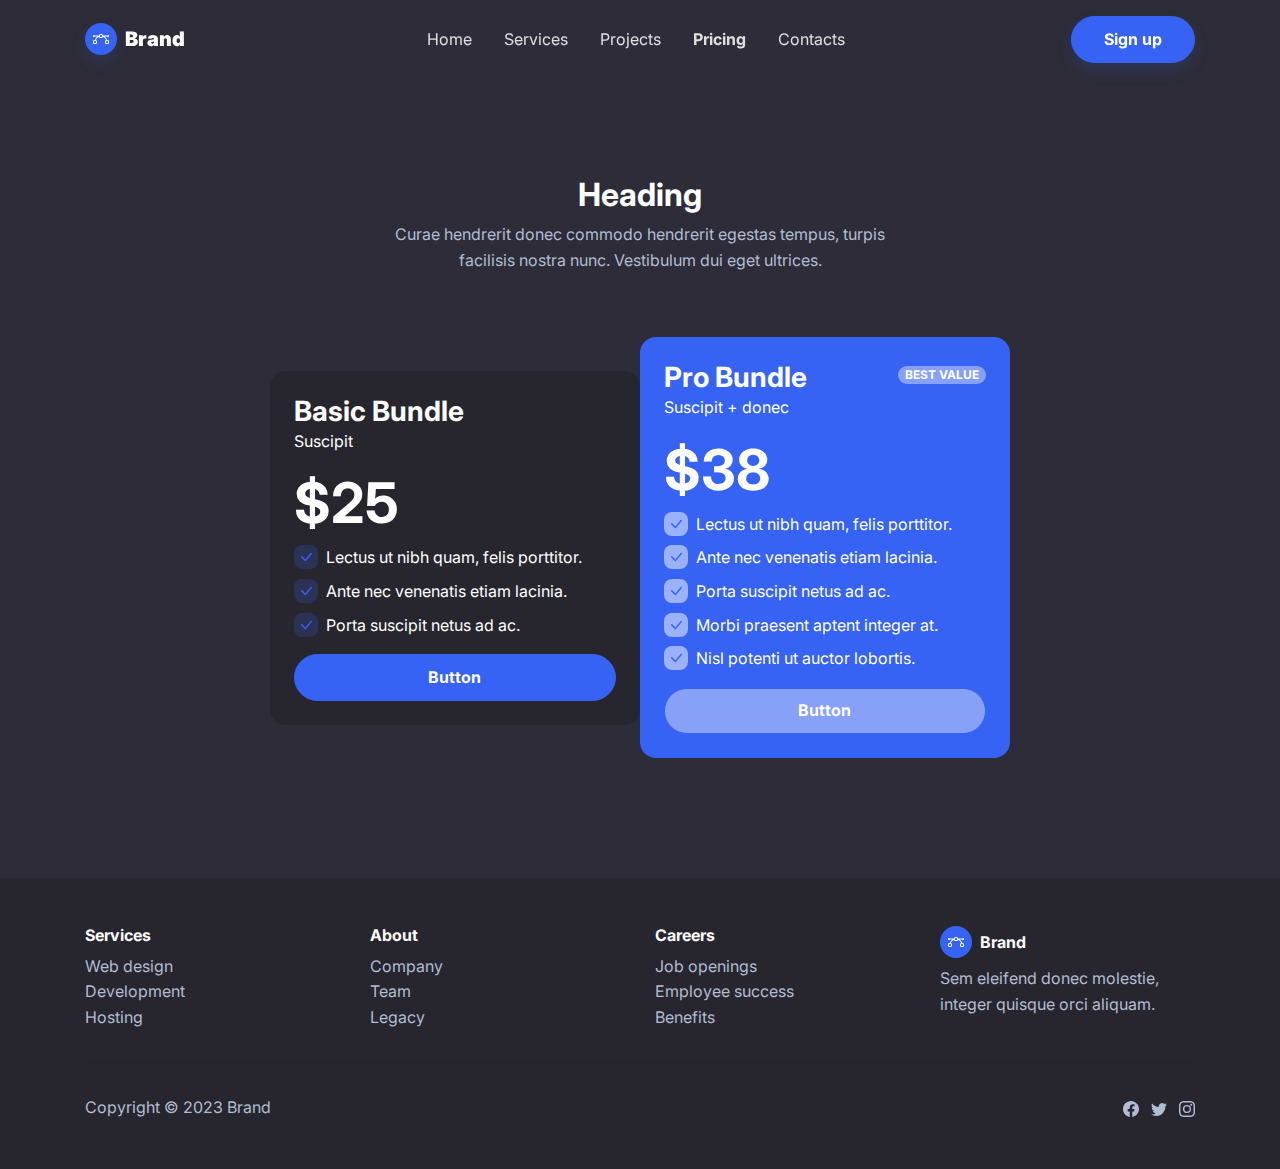
<file: pricing.html>
<!DOCTYPE html>
<html lang="en">

<head>
    <meta charset="utf-8">
    <meta name="viewport" content="width=device-width, initial-scale=1.0, shrink-to-fit=no">
    <title>Pricing - Brand</title>
    <link rel="stylesheet" href="assets/bootstrap/css/bootstrap.min.css">
    <link rel="stylesheet" href="https://fonts.googleapis.com/css?family=Inter:300italic,400italic,600italic,700italic,800italic,400,300,600,700,800&amp;display=swap">
</head>

<body>
    <nav class="navbar navbar-dark navbar-expand-md sticky-top py-3" id="mainNav">
        <div class="container"><a class="navbar-brand d-flex align-items-center" href="/"><span class="bs-icon-sm bs-icon-circle bs-icon-primary shadow d-flex justify-content-center align-items-center mr-2 bs-icon"><svg xmlns="http://www.w3.org/2000/svg" width="1em" height="1em" fill="currentColor" viewBox="0 0 16 16" class="bi bi-bezier">
                        <path fill-rule="evenodd" d="M0 10.5A1.5 1.5 0 0 1 1.5 9h1A1.5 1.5 0 0 1 4 10.5v1A1.5 1.5 0 0 1 2.5 13h-1A1.5 1.5 0 0 1 0 11.5v-1zm1.5-.5a.5.5 0 0 0-.5.5v1a.5.5 0 0 0 .5.5h1a.5.5 0 0 0 .5-.5v-1a.5.5 0 0 0-.5-.5h-1zm10.5.5A1.5 1.5 0 0 1 13.5 9h1a1.5 1.5 0 0 1 1.5 1.5v1a1.5 1.5 0 0 1-1.5 1.5h-1a1.5 1.5 0 0 1-1.5-1.5v-1zm1.5-.5a.5.5 0 0 0-.5.5v1a.5.5 0 0 0 .5.5h1a.5.5 0 0 0 .5-.5v-1a.5.5 0 0 0-.5-.5h-1zM6 4.5A1.5 1.5 0 0 1 7.5 3h1A1.5 1.5 0 0 1 10 4.5v1A1.5 1.5 0 0 1 8.5 7h-1A1.5 1.5 0 0 1 6 5.5v-1zM7.5 4a.5.5 0 0 0-.5.5v1a.5.5 0 0 0 .5.5h1a.5.5 0 0 0 .5-.5v-1a.5.5 0 0 0-.5-.5h-1z"></path>
                        <path d="M6 4.5H1.866a1 1 0 1 0 0 1h2.668A6.517 6.517 0 0 0 1.814 9H2.5c.123 0 .244.015.358.043a5.517 5.517 0 0 1 3.185-3.185A1.503 1.503 0 0 1 6 5.5v-1zm3.957 1.358A1.5 1.5 0 0 0 10 5.5v-1h4.134a1 1 0 1 1 0 1h-2.668a6.517 6.517 0 0 1 2.72 3.5H13.5c-.123 0-.243.015-.358.043a5.517 5.517 0 0 0-3.185-3.185z"></path>
                    </svg></span><span><strong>Brand</strong></span></a><button data-toggle="collapse" class="navbar-toggler" data-target="#navcol-3"><span class="sr-only">Toggle navigation</span><span class="navbar-toggler-icon"></span></button>
            <div class="collapse navbar-collapse" id="navcol-3">
                <ul class="navbar-nav mx-auto">
                    <li class="nav-item"><a class="nav-link" href="index.html">Home</a></li>
                    <li class="nav-item"><a class="nav-link" href="services.html">Services</a></li>
                    <li class="nav-item"><a class="nav-link" href="projects.html">Projects</a></li>
                    <li class="nav-item"><a class="nav-link active" href="pricing.html">Pricing</a></li>
                    <li class="nav-item"><a class="nav-link" href="contacts.html">Contacts</a></li>
                </ul><a class="btn btn-primary shadow" role="button" href="signup.html">Sign up</a>
            </div>
        </div>
    </nav>
    <section class="py-5">
        <div class="container py-4 py-xl-5">
            <div class="row mb-5">
                <div class="col-md-8 col-xl-6 text-center mx-auto">
                    <h2 class="font-weight-bold">Heading</h2>
                    <p class="text-muted">Curae hendrerit donec commodo hendrerit egestas tempus, turpis facilisis nostra nunc. Vestibulum dui eget ultrices.</p>
                </div>
            </div>
            <div class="row no-gutters row-cols-1 row-cols-md-2 row-cols-xl-3 d-flex align-items-md-center align-items-xl-center">
                <div class="col offset-xl-2 mb-4">
                    <div class="card bg-dark border-dark">
                        <div class="card-body p-4">
                            <div class="d-flex justify-content-between">
                                <div>
                                    <h3 class="font-weight-bold mb-0">Basic Bundle</h3>
                                    <p>Suscipit</p>
                                    <h4 class="display-4 font-weight-bold">$25</h4>
                                </div>
                            </div>
                            <div>
                                <ul class="list-unstyled">
                                    <li class="d-flex mb-2"><span class="bs-icon-xs bs-icon-rounded bs-icon-primary-light bs-icon bs-icon-xs mr-2"><svg xmlns="http://www.w3.org/2000/svg" width="1em" height="1em" fill="currentColor" viewBox="0 0 16 16" class="bi bi-check-lg primary">
                                                <path d="M12.736 3.97a.733.733 0 0 1 1.047 0c.286.289.29.756.01 1.05L7.88 12.01a.733.733 0 0 1-1.065.02L3.217 8.384a.757.757 0 0 1 0-1.06.733.733 0 0 1 1.047 0l3.052 3.093 5.4-6.425a.247.247 0 0 1 .02-.022Z"></path>
                                            </svg></span><span>Lectus ut nibh quam, felis porttitor.</span></li>
                                    <li class="d-flex mb-2"><span class="bs-icon-xs bs-icon-rounded bs-icon-primary-light bs-icon bs-icon-xs mr-2"><svg xmlns="http://www.w3.org/2000/svg" width="1em" height="1em" fill="currentColor" viewBox="0 0 16 16" class="bi bi-check-lg primary">
                                                <path d="M12.736 3.97a.733.733 0 0 1 1.047 0c.286.289.29.756.01 1.05L7.88 12.01a.733.733 0 0 1-1.065.02L3.217 8.384a.757.757 0 0 1 0-1.06.733.733 0 0 1 1.047 0l3.052 3.093 5.4-6.425a.247.247 0 0 1 .02-.022Z"></path>
                                            </svg></span><span>Ante nec venenatis etiam lacinia.</span></li>
                                    <li class="d-flex mb-2"><span class="bs-icon-xs bs-icon-rounded bs-icon-primary-light bs-icon bs-icon-xs mr-2"><svg xmlns="http://www.w3.org/2000/svg" width="1em" height="1em" fill="currentColor" viewBox="0 0 16 16" class="bi bi-check-lg primary">
                                                <path d="M12.736 3.97a.733.733 0 0 1 1.047 0c.286.289.29.756.01 1.05L7.88 12.01a.733.733 0 0 1-1.065.02L3.217 8.384a.757.757 0 0 1 0-1.06.733.733 0 0 1 1.047 0l3.052 3.093 5.4-6.425a.247.247 0 0 1 .02-.022Z"></path>
                                            </svg></span><span>Porta suscipit netus ad ac.</span></li>
                                </ul>
                            </div><button class="btn btn-primary d-block w-100" type="button">Button</button>
                        </div>
                    </div>
                </div>
                <div class="col mb-4">
                    <div class="card text-white bg-primary">
                        <div class="card-body p-4">
                            <div class="d-flex justify-content-between">
                                <div>
                                    <h3 class="font-weight-bold white mb-0">Pro Bundle</h3>
                                    <p>Suscipit + donec</p>
                                    <h4 class="display-4 font-weight-bold white">$38</h4>
                                </div>
                                <div><span class="badge badge-pill bg-primary text-uppercase bg-semi-white">Best Value</span></div>
                            </div>
                            <div>
                                <ul class="list-unstyled">
                                    <li class="d-flex mb-2"><span class="bs-icon-xs bs-icon-rounded bs-icon-semi-white bs-icon bs-icon-xs mr-2"><svg xmlns="http://www.w3.org/2000/svg" width="1em" height="1em" fill="currentColor" viewBox="0 0 16 16" class="bi bi-check-lg primary">
                                                <path d="M12.736 3.97a.733.733 0 0 1 1.047 0c.286.289.29.756.01 1.05L7.88 12.01a.733.733 0 0 1-1.065.02L3.217 8.384a.757.757 0 0 1 0-1.06.733.733 0 0 1 1.047 0l3.052 3.093 5.4-6.425a.247.247 0 0 1 .02-.022Z"></path>
                                            </svg></span><span>Lectus ut nibh quam, felis porttitor.</span></li>
                                    <li class="d-flex mb-2"><span class="bs-icon-xs bs-icon-rounded bs-icon-semi-white bs-icon bs-icon-xs mr-2"><svg xmlns="http://www.w3.org/2000/svg" width="1em" height="1em" fill="currentColor" viewBox="0 0 16 16" class="bi bi-check-lg primary">
                                                <path d="M12.736 3.97a.733.733 0 0 1 1.047 0c.286.289.29.756.01 1.05L7.88 12.01a.733.733 0 0 1-1.065.02L3.217 8.384a.757.757 0 0 1 0-1.06.733.733 0 0 1 1.047 0l3.052 3.093 5.4-6.425a.247.247 0 0 1 .02-.022Z"></path>
                                            </svg></span><span>Ante nec venenatis etiam lacinia.</span></li>
                                    <li class="d-flex mb-2"><span class="bs-icon-xs bs-icon-rounded bs-icon-semi-white bs-icon bs-icon-xs mr-2"><svg xmlns="http://www.w3.org/2000/svg" width="1em" height="1em" fill="currentColor" viewBox="0 0 16 16" class="bi bi-check-lg primary">
                                                <path d="M12.736 3.97a.733.733 0 0 1 1.047 0c.286.289.29.756.01 1.05L7.88 12.01a.733.733 0 0 1-1.065.02L3.217 8.384a.757.757 0 0 1 0-1.06.733.733 0 0 1 1.047 0l3.052 3.093 5.4-6.425a.247.247 0 0 1 .02-.022Z"></path>
                                            </svg></span><span>Porta suscipit netus ad ac.</span></li>
                                    <li class="d-flex mb-2"><span class="bs-icon-xs bs-icon-rounded bs-icon-semi-white bs-icon bs-icon-xs mr-2"><svg xmlns="http://www.w3.org/2000/svg" width="1em" height="1em" fill="currentColor" viewBox="0 0 16 16" class="bi bi-check-lg primary">
                                                <path d="M12.736 3.97a.733.733 0 0 1 1.047 0c.286.289.29.756.01 1.05L7.88 12.01a.733.733 0 0 1-1.065.02L3.217 8.384a.757.757 0 0 1 0-1.06.733.733 0 0 1 1.047 0l3.052 3.093 5.4-6.425a.247.247 0 0 1 .02-.022Z"></path>
                                            </svg></span><span>Morbi praesent aptent integer at.</span></li>
                                    <li class="d-flex mb-2"><span class="bs-icon-xs bs-icon-rounded bs-icon-semi-white bs-icon bs-icon-xs mr-2"><svg xmlns="http://www.w3.org/2000/svg" width="1em" height="1em" fill="currentColor" viewBox="0 0 16 16" class="bi bi-check-lg primary">
                                                <path d="M12.736 3.97a.733.733 0 0 1 1.047 0c.286.289.29.756.01 1.05L7.88 12.01a.733.733 0 0 1-1.065.02L3.217 8.384a.757.757 0 0 1 0-1.06.733.733 0 0 1 1.047 0l3.052 3.093 5.4-6.425a.247.247 0 0 1 .02-.022Z"></path>
                                            </svg></span><span>Nisl potenti ut auctor lobortis.</span></li>
                                </ul>
                            </div><button class="btn btn-primary d-block w-100 bg-semi-white" type="button">Button</button>
                        </div>
                    </div>
                </div>
            </div>
        </div>
    </section>
    <footer class="bg-dark">
        <div class="container py-4 py-lg-5">
            <div class="row justify-content-center">
                <div class="col-sm-4 col-md-3 text-center text-lg-left d-flex flex-column">
                    <h3 class="font-weight-bold" style="font-size: 1rem;">Services</h3>
                    <ul class="list-unstyled">
                        <li><a class="text-muted" href="#">Web design</a></li>
                        <li><a class="text-muted" href="#">Development</a></li>
                        <li><a class="text-muted" href="#">Hosting</a></li>
                    </ul>
                </div>
                <div class="col-sm-4 col-md-3 text-center text-lg-left d-flex flex-column">
                    <h3 class="font-weight-bold" style="font-size: 1rem;">About</h3>
                    <ul class="list-unstyled">
                        <li><a class="text-muted" href="#">Company</a></li>
                        <li><a class="text-muted" href="#">Team</a></li>
                        <li><a class="text-muted" href="#">Legacy</a></li>
                    </ul>
                </div>
                <div class="col-sm-4 col-md-3 text-center text-lg-left d-flex flex-column">
                    <h3 class="font-weight-bold" style="font-size: 1rem;">Careers</h3>
                    <ul class="list-unstyled">
                        <li><a class="text-muted" href="#">Job openings</a></li>
                        <li><a class="text-muted" href="#">Employee success</a></li>
                        <li><a class="text-muted" href="#">Benefits</a></li>
                    </ul>
                </div>
                <div class="col-lg-3 text-center text-lg-left d-flex flex-column align-items-center order-first align-items-lg-start order-lg-last">
                    <div class="font-weight-bold d-flex align-items-center mb-2"><span class="bs-icon-sm bs-icon-circle bs-icon-primary d-flex justify-content-center align-items-center bs-icon mr-2"><svg xmlns="http://www.w3.org/2000/svg" width="1em" height="1em" fill="currentColor" viewBox="0 0 16 16" class="bi bi-bezier">
                                <path fill-rule="evenodd" d="M0 10.5A1.5 1.5 0 0 1 1.5 9h1A1.5 1.5 0 0 1 4 10.5v1A1.5 1.5 0 0 1 2.5 13h-1A1.5 1.5 0 0 1 0 11.5v-1zm1.5-.5a.5.5 0 0 0-.5.5v1a.5.5 0 0 0 .5.5h1a.5.5 0 0 0 .5-.5v-1a.5.5 0 0 0-.5-.5h-1zm10.5.5A1.5 1.5 0 0 1 13.5 9h1a1.5 1.5 0 0 1 1.5 1.5v1a1.5 1.5 0 0 1-1.5 1.5h-1a1.5 1.5 0 0 1-1.5-1.5v-1zm1.5-.5a.5.5 0 0 0-.5.5v1a.5.5 0 0 0 .5.5h1a.5.5 0 0 0 .5-.5v-1a.5.5 0 0 0-.5-.5h-1zM6 4.5A1.5 1.5 0 0 1 7.5 3h1A1.5 1.5 0 0 1 10 4.5v1A1.5 1.5 0 0 1 8.5 7h-1A1.5 1.5 0 0 1 6 5.5v-1zM7.5 4a.5.5 0 0 0-.5.5v1a.5.5 0 0 0 .5.5h1a.5.5 0 0 0 .5-.5v-1a.5.5 0 0 0-.5-.5h-1z"></path>
                                <path d="M6 4.5H1.866a1 1 0 1 0 0 1h2.668A6.517 6.517 0 0 0 1.814 9H2.5c.123 0 .244.015.358.043a5.517 5.517 0 0 1 3.185-3.185A1.503 1.503 0 0 1 6 5.5v-1zm3.957 1.358A1.5 1.5 0 0 0 10 5.5v-1h4.134a1 1 0 1 1 0 1h-2.668a6.517 6.517 0 0 1 2.72 3.5H13.5c-.123 0-.243.015-.358.043a5.517 5.517 0 0 0-3.185-3.185z"></path>
                            </svg></span><span>Brand</span></div>
                    <p class="text-muted">Sem eleifend donec molestie, integer quisque orci aliquam.</p>
                </div>
            </div>
            <hr>
            <div class="text-muted d-flex justify-content-between pt-3">
                <p class="mb-0">Copyright © 2023 Brand</p>
                <ul class="list-inline mb-0">
                    <li class="list-inline-item"><svg xmlns="http://www.w3.org/2000/svg" width="1em" height="1em" fill="currentColor" viewBox="0 0 16 16" class="bi bi-facebook">
                            <path d="M16 8.049c0-4.446-3.582-8.05-8-8.05C3.58 0-.002 3.603-.002 8.05c0 4.017 2.926 7.347 6.75 7.951v-5.625h-2.03V8.05H6.75V6.275c0-2.017 1.195-3.131 3.022-3.131.876 0 1.791.157 1.791.157v1.98h-1.009c-.993 0-1.303.621-1.303 1.258v1.51h2.218l-.354 2.326H9.25V16c3.824-.604 6.75-3.934 6.75-7.951z"></path>
                        </svg></li>
                    <li class="list-inline-item"><svg xmlns="http://www.w3.org/2000/svg" width="1em" height="1em" fill="currentColor" viewBox="0 0 16 16" class="bi bi-twitter">
                            <path d="M5.026 15c6.038 0 9.341-5.003 9.341-9.334 0-.14 0-.282-.006-.422A6.685 6.685 0 0 0 16 3.542a6.658 6.658 0 0 1-1.889.518 3.301 3.301 0 0 0 1.447-1.817 6.533 6.533 0 0 1-2.087.793A3.286 3.286 0 0 0 7.875 6.03a9.325 9.325 0 0 1-6.767-3.429 3.289 3.289 0 0 0 1.018 4.382A3.323 3.323 0 0 1 .64 6.575v.045a3.288 3.288 0 0 0 2.632 3.218 3.203 3.203 0 0 1-.865.115 3.23 3.23 0 0 1-.614-.057 3.283 3.283 0 0 0 3.067 2.277A6.588 6.588 0 0 1 .78 13.58a6.32 6.32 0 0 1-.78-.045A9.344 9.344 0 0 0 5.026 15z"></path>
                        </svg></li>
                    <li class="list-inline-item"><svg xmlns="http://www.w3.org/2000/svg" width="1em" height="1em" fill="currentColor" viewBox="0 0 16 16" class="bi bi-instagram">
                            <path d="M8 0C5.829 0 5.556.01 4.703.048 3.85.088 3.269.222 2.76.42a3.917 3.917 0 0 0-1.417.923A3.927 3.927 0 0 0 .42 2.76C.222 3.268.087 3.85.048 4.7.01 5.555 0 5.827 0 8.001c0 2.172.01 2.444.048 3.297.04.852.174 1.433.372 1.942.205.526.478.972.923 1.417.444.445.89.719 1.416.923.51.198 1.09.333 1.942.372C5.555 15.99 5.827 16 8 16s2.444-.01 3.298-.048c.851-.04 1.434-.174 1.943-.372a3.916 3.916 0 0 0 1.416-.923c.445-.445.718-.891.923-1.417.197-.509.332-1.09.372-1.942C15.99 10.445 16 10.173 16 8s-.01-2.445-.048-3.299c-.04-.851-.175-1.433-.372-1.941a3.926 3.926 0 0 0-.923-1.417A3.911 3.911 0 0 0 13.24.42c-.51-.198-1.092-.333-1.943-.372C10.443.01 10.172 0 7.998 0h.003zm-.717 1.442h.718c2.136 0 2.389.007 3.232.046.78.035 1.204.166 1.486.275.373.145.64.319.92.599.28.28.453.546.598.92.11.281.24.705.275 1.485.039.843.047 1.096.047 3.231s-.008 2.389-.047 3.232c-.035.78-.166 1.203-.275 1.485a2.47 2.47 0 0 1-.599.919c-.28.28-.546.453-.92.598-.28.11-.704.24-1.485.276-.843.038-1.096.047-3.232.047s-2.39-.009-3.233-.047c-.78-.036-1.203-.166-1.485-.276a2.478 2.478 0 0 1-.92-.598 2.48 2.48 0 0 1-.6-.92c-.109-.281-.24-.705-.275-1.485-.038-.843-.046-1.096-.046-3.233 0-2.136.008-2.388.046-3.231.036-.78.166-1.204.276-1.486.145-.373.319-.64.599-.92.28-.28.546-.453.92-.598.282-.11.705-.24 1.485-.276.738-.034 1.024-.044 2.515-.045v.002zm4.988 1.328a.96.96 0 1 0 0 1.92.96.96 0 0 0 0-1.92zm-4.27 1.122a4.109 4.109 0 1 0 0 8.217 4.109 4.109 0 0 0 0-8.217zm0 1.441a2.667 2.667 0 1 1 0 5.334 2.667 2.667 0 0 1 0-5.334z"></path>
                        </svg></li>
                </ul>
            </div>
        </div>
    </footer>
    <script src="assets/js/jquery.min.js"></script>
    <script src="assets/bootstrap/js/bootstrap.min.js"></script>
    <script src="assets/js/bold-and-dark.js"></script>
</body>

</html>
</file>
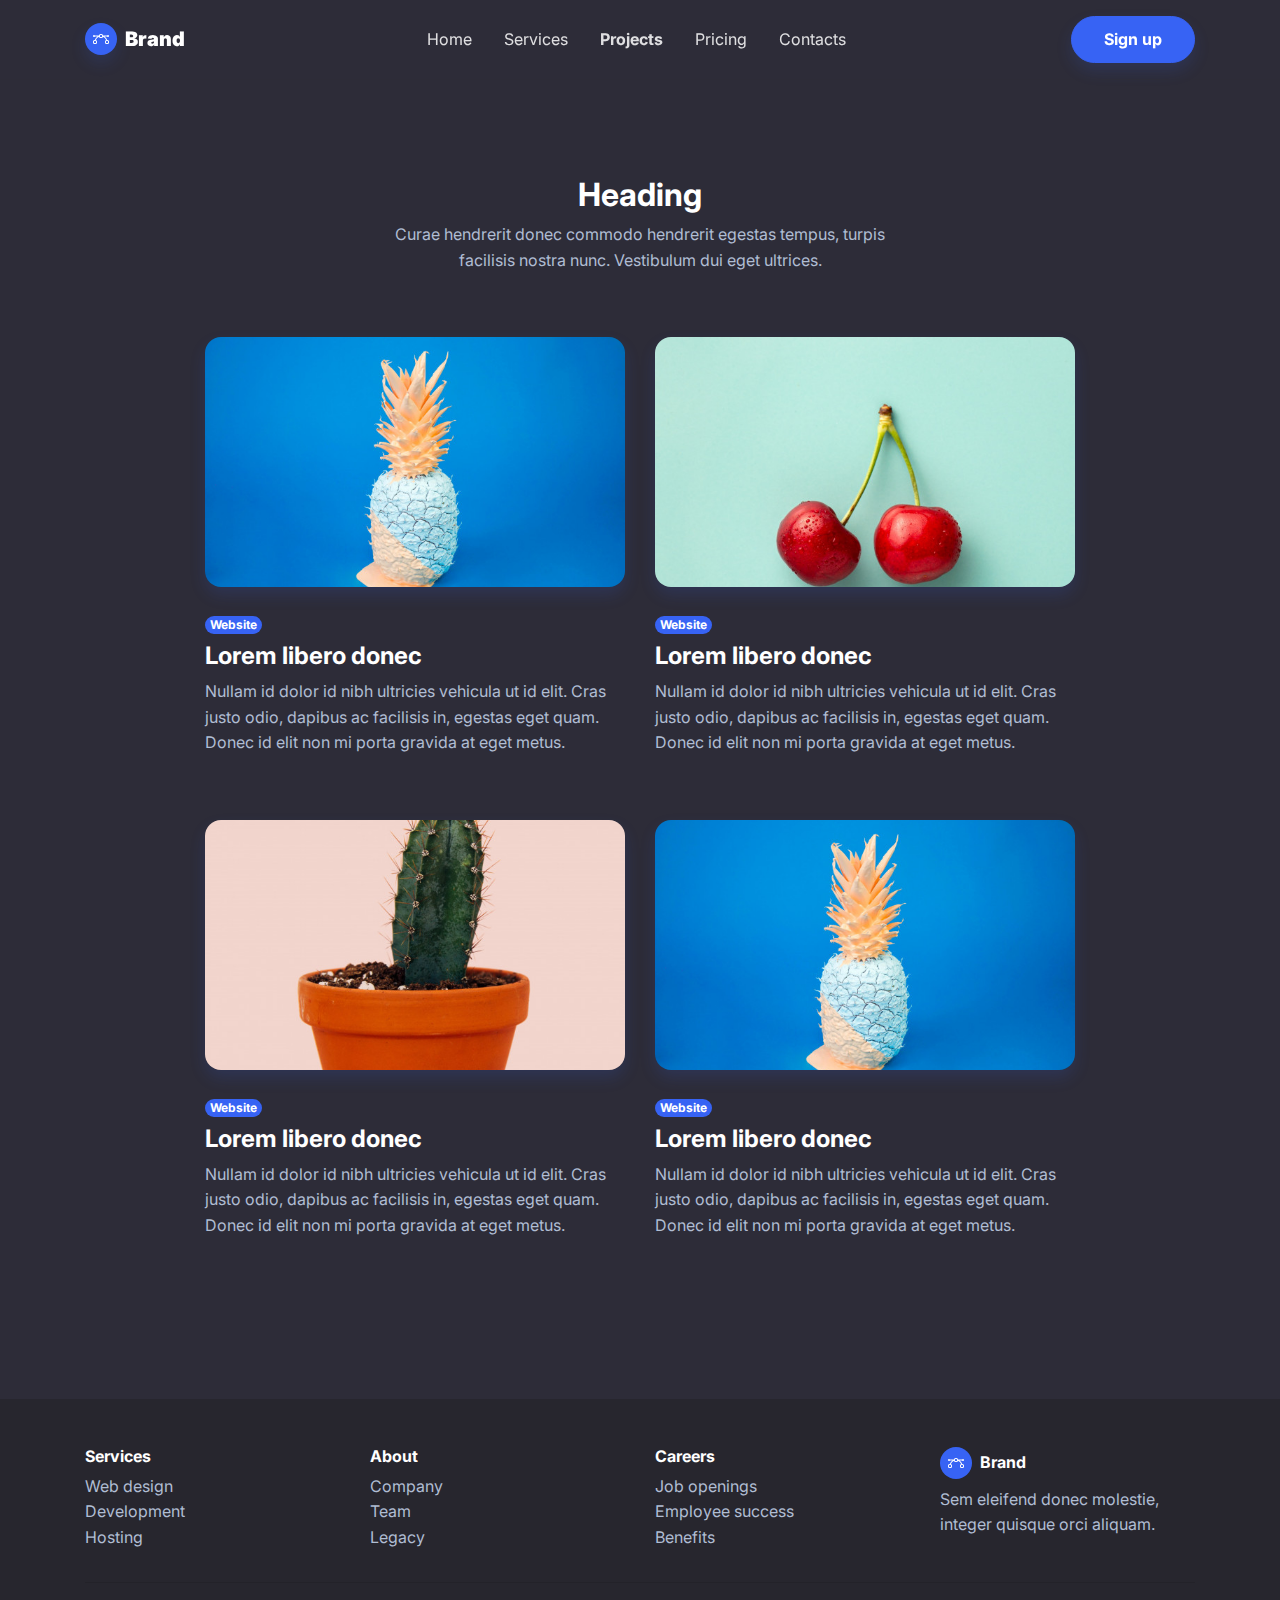
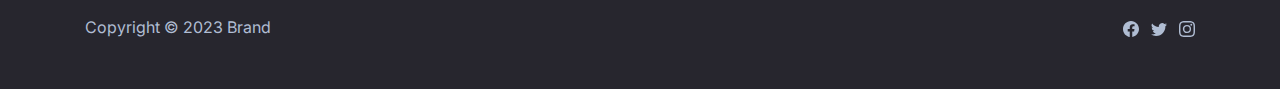
<file: projects.html>
<!DOCTYPE html>
<html lang="en">

<head>
    <meta charset="utf-8">
    <meta name="viewport" content="width=device-width, initial-scale=1.0, shrink-to-fit=no">
    <title>Projects - Brand</title>
    <link rel="stylesheet" href="assets/bootstrap/css/bootstrap.min.css">
    <link rel="stylesheet" href="https://fonts.googleapis.com/css?family=Inter:300italic,400italic,600italic,700italic,800italic,400,300,600,700,800&amp;display=swap">
</head>

<body>
    <nav class="navbar navbar-dark navbar-expand-md sticky-top py-3" id="mainNav">
        <div class="container"><a class="navbar-brand d-flex align-items-center" href="/"><span class="bs-icon-sm bs-icon-circle bs-icon-primary shadow d-flex justify-content-center align-items-center mr-2 bs-icon"><svg xmlns="http://www.w3.org/2000/svg" width="1em" height="1em" fill="currentColor" viewBox="0 0 16 16" class="bi bi-bezier">
                        <path fill-rule="evenodd" d="M0 10.5A1.5 1.5 0 0 1 1.5 9h1A1.5 1.5 0 0 1 4 10.5v1A1.5 1.5 0 0 1 2.5 13h-1A1.5 1.5 0 0 1 0 11.5v-1zm1.5-.5a.5.5 0 0 0-.5.5v1a.5.5 0 0 0 .5.5h1a.5.5 0 0 0 .5-.5v-1a.5.5 0 0 0-.5-.5h-1zm10.5.5A1.5 1.5 0 0 1 13.5 9h1a1.5 1.5 0 0 1 1.5 1.5v1a1.5 1.5 0 0 1-1.5 1.5h-1a1.5 1.5 0 0 1-1.5-1.5v-1zm1.5-.5a.5.5 0 0 0-.5.5v1a.5.5 0 0 0 .5.5h1a.5.5 0 0 0 .5-.5v-1a.5.5 0 0 0-.5-.5h-1zM6 4.5A1.5 1.5 0 0 1 7.5 3h1A1.5 1.5 0 0 1 10 4.5v1A1.5 1.5 0 0 1 8.5 7h-1A1.5 1.5 0 0 1 6 5.5v-1zM7.5 4a.5.5 0 0 0-.5.5v1a.5.5 0 0 0 .5.5h1a.5.5 0 0 0 .5-.5v-1a.5.5 0 0 0-.5-.5h-1z"></path>
                        <path d="M6 4.5H1.866a1 1 0 1 0 0 1h2.668A6.517 6.517 0 0 0 1.814 9H2.5c.123 0 .244.015.358.043a5.517 5.517 0 0 1 3.185-3.185A1.503 1.503 0 0 1 6 5.5v-1zm3.957 1.358A1.5 1.5 0 0 0 10 5.5v-1h4.134a1 1 0 1 1 0 1h-2.668a6.517 6.517 0 0 1 2.72 3.5H13.5c-.123 0-.243.015-.358.043a5.517 5.517 0 0 0-3.185-3.185z"></path>
                    </svg></span><span><strong>Brand</strong></span></a><button data-toggle="collapse" class="navbar-toggler" data-target="#navcol-3"><span class="sr-only">Toggle navigation</span><span class="navbar-toggler-icon"></span></button>
            <div class="collapse navbar-collapse" id="navcol-3">
                <ul class="navbar-nav mx-auto">
                    <li class="nav-item"><a class="nav-link" href="index.html">Home</a></li>
                    <li class="nav-item"><a class="nav-link" href="services.html">Services</a></li>
                    <li class="nav-item"><a class="nav-link active" href="projects.html">Projects</a></li>
                    <li class="nav-item"><a class="nav-link" href="pricing.html">Pricing</a></li>
                    <li class="nav-item"><a class="nav-link" href="contacts.html">Contacts</a></li>
                </ul><a class="btn btn-primary shadow" role="button" href="signup.html">Sign up</a>
            </div>
        </div>
    </nav>
    <section class="py-5">
        <div class="container py-4 py-xl-5">
            <div class="row mb-5">
                <div class="col-md-8 col-xl-6 text-center mx-auto">
                    <h2 class="font-weight-bold">Heading</h2>
                    <p class="text-muted">Curae hendrerit donec commodo hendrerit egestas tempus, turpis facilisis nostra nunc. Vestibulum dui eget ultrices.</p>
                </div>
            </div>
            <div class="row row-cols-1 row-cols-md-2 mx-auto" style="max-width: 900px;">
                <div class="col mb-4">
                    <div><a href="#"><img class="rounded img-fluid shadow w-100 fit-cover" src="assets/img/products/1.jpg" style="height: 250px;"></a>
                        <div class="py-4"><span class="badge badge-primary mb-2">Website</span>
                            <h4 class="font-weight-bold">Lorem libero donec</h4>
                            <p class="text-muted">Nullam id dolor id nibh ultricies vehicula ut id elit. Cras justo odio, dapibus ac facilisis in, egestas eget quam. Donec id elit non mi porta gravida at eget metus.</p>
                        </div>
                    </div>
                </div>
                <div class="col mb-4">
                    <div><a href="#"><img class="rounded img-fluid shadow w-100 fit-cover" src="assets/img/products/2.jpg" style="height: 250px;"></a>
                        <div class="py-4"><span class="badge badge-primary mb-2">Website</span>
                            <h4 class="font-weight-bold">Lorem libero donec</h4>
                            <p class="text-muted">Nullam id dolor id nibh ultricies vehicula ut id elit. Cras justo odio, dapibus ac facilisis in, egestas eget quam. Donec id elit non mi porta gravida at eget metus.</p>
                        </div>
                    </div>
                </div>
                <div class="col mb-4">
                    <div><a href="#"><img class="rounded img-fluid shadow w-100 fit-cover" src="assets/img/products/3.jpg" style="height: 250px;"></a>
                        <div class="py-4"><span class="badge badge-primary mb-2">Website</span>
                            <h4 class="font-weight-bold">Lorem libero donec</h4>
                            <p class="text-muted">Nullam id dolor id nibh ultricies vehicula ut id elit. Cras justo odio, dapibus ac facilisis in, egestas eget quam. Donec id elit non mi porta gravida at eget metus.</p>
                        </div>
                    </div>
                </div>
                <div class="col mb-4">
                    <div><a href="#"><img class="rounded img-fluid shadow w-100 fit-cover" src="assets/img/products/1.jpg" style="height: 250px;"></a>
                        <div class="py-4"><span class="badge badge-primary mb-2">Website</span>
                            <h4 class="font-weight-bold">Lorem libero donec</h4>
                            <p class="text-muted">Nullam id dolor id nibh ultricies vehicula ut id elit. Cras justo odio, dapibus ac facilisis in, egestas eget quam. Donec id elit non mi porta gravida at eget metus.</p>
                        </div>
                    </div>
                </div>
            </div>
        </div>
    </section>
    <footer class="bg-dark">
        <div class="container py-4 py-lg-5">
            <div class="row justify-content-center">
                <div class="col-sm-4 col-md-3 text-center text-lg-left d-flex flex-column">
                    <h3 class="font-weight-bold" style="font-size: 1rem;">Services</h3>
                    <ul class="list-unstyled">
                        <li><a class="text-muted" href="#">Web design</a></li>
                        <li><a class="text-muted" href="#">Development</a></li>
                        <li><a class="text-muted" href="#">Hosting</a></li>
                    </ul>
                </div>
                <div class="col-sm-4 col-md-3 text-center text-lg-left d-flex flex-column">
                    <h3 class="font-weight-bold" style="font-size: 1rem;">About</h3>
                    <ul class="list-unstyled">
                        <li><a class="text-muted" href="#">Company</a></li>
                        <li><a class="text-muted" href="#">Team</a></li>
                        <li><a class="text-muted" href="#">Legacy</a></li>
                    </ul>
                </div>
                <div class="col-sm-4 col-md-3 text-center text-lg-left d-flex flex-column">
                    <h3 class="font-weight-bold" style="font-size: 1rem;">Careers</h3>
                    <ul class="list-unstyled">
                        <li><a class="text-muted" href="#">Job openings</a></li>
                        <li><a class="text-muted" href="#">Employee success</a></li>
                        <li><a class="text-muted" href="#">Benefits</a></li>
                    </ul>
                </div>
                <div class="col-lg-3 text-center text-lg-left d-flex flex-column align-items-center order-first align-items-lg-start order-lg-last">
                    <div class="font-weight-bold d-flex align-items-center mb-2"><span class="bs-icon-sm bs-icon-circle bs-icon-primary d-flex justify-content-center align-items-center bs-icon mr-2"><svg xmlns="http://www.w3.org/2000/svg" width="1em" height="1em" fill="currentColor" viewBox="0 0 16 16" class="bi bi-bezier">
                                <path fill-rule="evenodd" d="M0 10.5A1.5 1.5 0 0 1 1.5 9h1A1.5 1.5 0 0 1 4 10.5v1A1.5 1.5 0 0 1 2.5 13h-1A1.5 1.5 0 0 1 0 11.5v-1zm1.5-.5a.5.5 0 0 0-.5.5v1a.5.5 0 0 0 .5.5h1a.5.5 0 0 0 .5-.5v-1a.5.5 0 0 0-.5-.5h-1zm10.5.5A1.5 1.5 0 0 1 13.5 9h1a1.5 1.5 0 0 1 1.5 1.5v1a1.5 1.5 0 0 1-1.5 1.5h-1a1.5 1.5 0 0 1-1.5-1.5v-1zm1.5-.5a.5.5 0 0 0-.5.5v1a.5.5 0 0 0 .5.5h1a.5.5 0 0 0 .5-.5v-1a.5.5 0 0 0-.5-.5h-1zM6 4.5A1.5 1.5 0 0 1 7.5 3h1A1.5 1.5 0 0 1 10 4.5v1A1.5 1.5 0 0 1 8.5 7h-1A1.5 1.5 0 0 1 6 5.5v-1zM7.5 4a.5.5 0 0 0-.5.5v1a.5.5 0 0 0 .5.5h1a.5.5 0 0 0 .5-.5v-1a.5.5 0 0 0-.5-.5h-1z"></path>
                                <path d="M6 4.5H1.866a1 1 0 1 0 0 1h2.668A6.517 6.517 0 0 0 1.814 9H2.5c.123 0 .244.015.358.043a5.517 5.517 0 0 1 3.185-3.185A1.503 1.503 0 0 1 6 5.5v-1zm3.957 1.358A1.5 1.5 0 0 0 10 5.5v-1h4.134a1 1 0 1 1 0 1h-2.668a6.517 6.517 0 0 1 2.72 3.5H13.5c-.123 0-.243.015-.358.043a5.517 5.517 0 0 0-3.185-3.185z"></path>
                            </svg></span><span>Brand</span></div>
                    <p class="text-muted">Sem eleifend donec molestie, integer quisque orci aliquam.</p>
                </div>
            </div>
            <hr>
            <div class="text-muted d-flex justify-content-between pt-3">
                <p class="mb-0">Copyright © 2023 Brand</p>
                <ul class="list-inline mb-0">
                    <li class="list-inline-item"><svg xmlns="http://www.w3.org/2000/svg" width="1em" height="1em" fill="currentColor" viewBox="0 0 16 16" class="bi bi-facebook">
                            <path d="M16 8.049c0-4.446-3.582-8.05-8-8.05C3.58 0-.002 3.603-.002 8.05c0 4.017 2.926 7.347 6.75 7.951v-5.625h-2.03V8.05H6.75V6.275c0-2.017 1.195-3.131 3.022-3.131.876 0 1.791.157 1.791.157v1.98h-1.009c-.993 0-1.303.621-1.303 1.258v1.51h2.218l-.354 2.326H9.25V16c3.824-.604 6.75-3.934 6.75-7.951z"></path>
                        </svg></li>
                    <li class="list-inline-item"><svg xmlns="http://www.w3.org/2000/svg" width="1em" height="1em" fill="currentColor" viewBox="0 0 16 16" class="bi bi-twitter">
                            <path d="M5.026 15c6.038 0 9.341-5.003 9.341-9.334 0-.14 0-.282-.006-.422A6.685 6.685 0 0 0 16 3.542a6.658 6.658 0 0 1-1.889.518 3.301 3.301 0 0 0 1.447-1.817 6.533 6.533 0 0 1-2.087.793A3.286 3.286 0 0 0 7.875 6.03a9.325 9.325 0 0 1-6.767-3.429 3.289 3.289 0 0 0 1.018 4.382A3.323 3.323 0 0 1 .64 6.575v.045a3.288 3.288 0 0 0 2.632 3.218 3.203 3.203 0 0 1-.865.115 3.23 3.23 0 0 1-.614-.057 3.283 3.283 0 0 0 3.067 2.277A6.588 6.588 0 0 1 .78 13.58a6.32 6.32 0 0 1-.78-.045A9.344 9.344 0 0 0 5.026 15z"></path>
                        </svg></li>
                    <li class="list-inline-item"><svg xmlns="http://www.w3.org/2000/svg" width="1em" height="1em" fill="currentColor" viewBox="0 0 16 16" class="bi bi-instagram">
                            <path d="M8 0C5.829 0 5.556.01 4.703.048 3.85.088 3.269.222 2.76.42a3.917 3.917 0 0 0-1.417.923A3.927 3.927 0 0 0 .42 2.76C.222 3.268.087 3.85.048 4.7.01 5.555 0 5.827 0 8.001c0 2.172.01 2.444.048 3.297.04.852.174 1.433.372 1.942.205.526.478.972.923 1.417.444.445.89.719 1.416.923.51.198 1.09.333 1.942.372C5.555 15.99 5.827 16 8 16s2.444-.01 3.298-.048c.851-.04 1.434-.174 1.943-.372a3.916 3.916 0 0 0 1.416-.923c.445-.445.718-.891.923-1.417.197-.509.332-1.09.372-1.942C15.99 10.445 16 10.173 16 8s-.01-2.445-.048-3.299c-.04-.851-.175-1.433-.372-1.941a3.926 3.926 0 0 0-.923-1.417A3.911 3.911 0 0 0 13.24.42c-.51-.198-1.092-.333-1.943-.372C10.443.01 10.172 0 7.998 0h.003zm-.717 1.442h.718c2.136 0 2.389.007 3.232.046.78.035 1.204.166 1.486.275.373.145.64.319.92.599.28.28.453.546.598.92.11.281.24.705.275 1.485.039.843.047 1.096.047 3.231s-.008 2.389-.047 3.232c-.035.78-.166 1.203-.275 1.485a2.47 2.47 0 0 1-.599.919c-.28.28-.546.453-.92.598-.28.11-.704.24-1.485.276-.843.038-1.096.047-3.232.047s-2.39-.009-3.233-.047c-.78-.036-1.203-.166-1.485-.276a2.478 2.478 0 0 1-.92-.598 2.48 2.48 0 0 1-.6-.92c-.109-.281-.24-.705-.275-1.485-.038-.843-.046-1.096-.046-3.233 0-2.136.008-2.388.046-3.231.036-.78.166-1.204.276-1.486.145-.373.319-.64.599-.92.28-.28.546-.453.92-.598.282-.11.705-.24 1.485-.276.738-.034 1.024-.044 2.515-.045v.002zm4.988 1.328a.96.96 0 1 0 0 1.92.96.96 0 0 0 0-1.92zm-4.27 1.122a4.109 4.109 0 1 0 0 8.217 4.109 4.109 0 0 0 0-8.217zm0 1.441a2.667 2.667 0 1 1 0 5.334 2.667 2.667 0 0 1 0-5.334z"></path>
                        </svg></li>
                </ul>
            </div>
        </div>
    </footer>
    <script src="assets/js/jquery.min.js"></script>
    <script src="assets/bootstrap/js/bootstrap.min.js"></script>
    <script src="assets/js/bold-and-dark.js"></script>
</body>

</html>
</file>
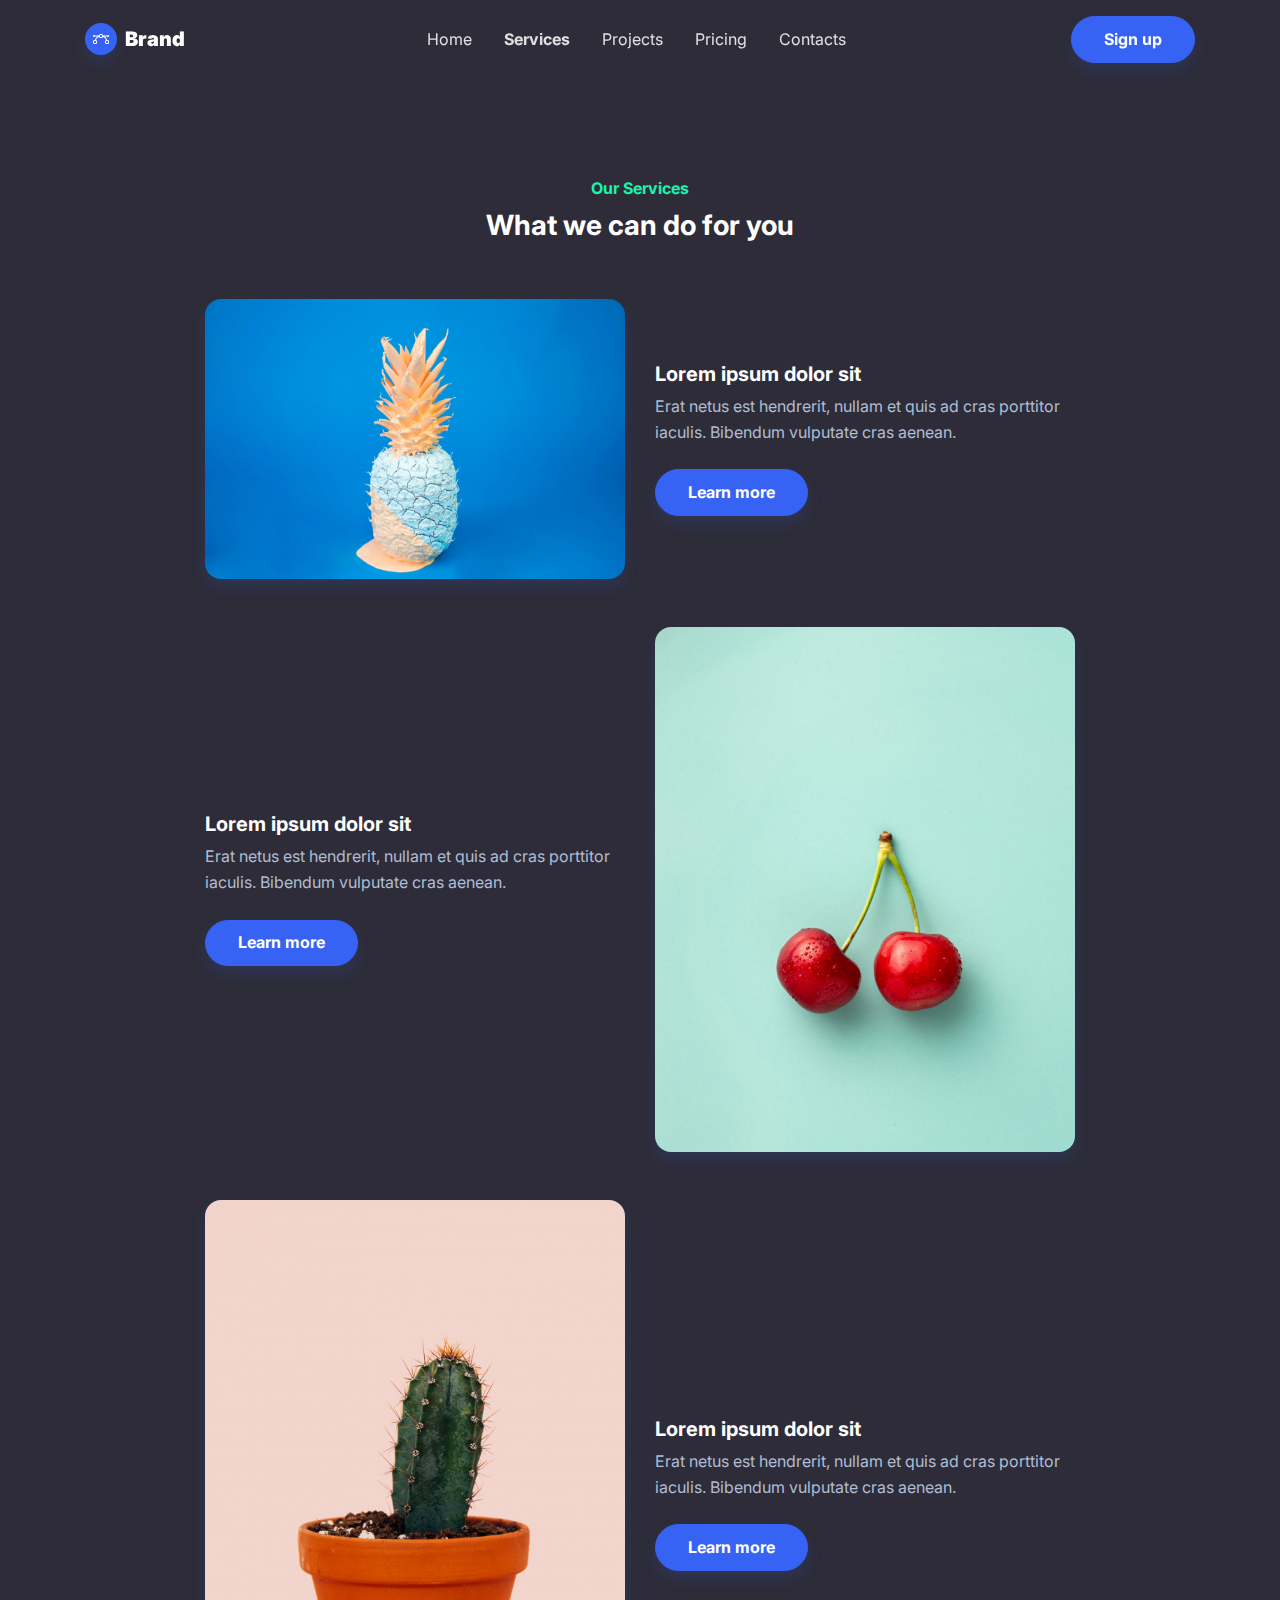
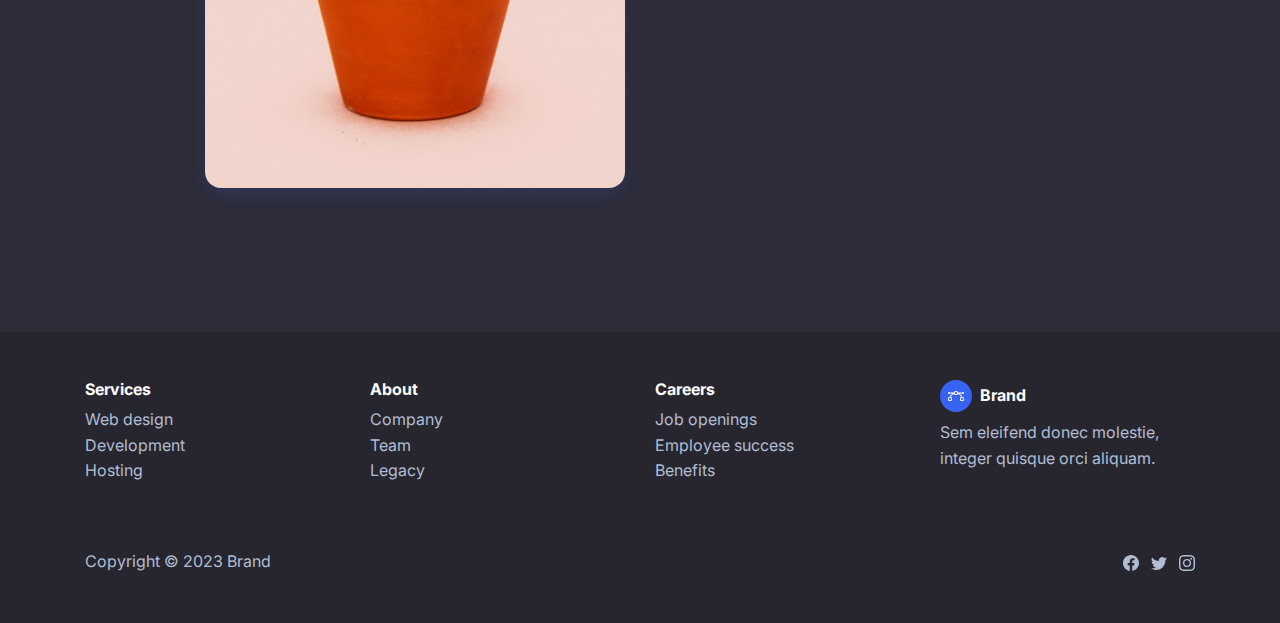
<file: services.html>
<!DOCTYPE html>
<html lang="en">

<head>
    <meta charset="utf-8">
    <meta name="viewport" content="width=device-width, initial-scale=1.0, shrink-to-fit=no">
    <title>Services - Brand</title>
    <link rel="stylesheet" href="assets/bootstrap/css/bootstrap.min.css">
    <link rel="stylesheet" href="https://fonts.googleapis.com/css?family=Inter:300italic,400italic,600italic,700italic,800italic,400,300,600,700,800&amp;display=swap">
</head>

<body>
    <nav class="navbar navbar-dark navbar-expand-md sticky-top py-3" id="mainNav">
        <div class="container"><a class="navbar-brand d-flex align-items-center" href="/"><span class="bs-icon-sm bs-icon-circle bs-icon-primary shadow d-flex justify-content-center align-items-center mr-2 bs-icon"><svg xmlns="http://www.w3.org/2000/svg" width="1em" height="1em" fill="currentColor" viewBox="0 0 16 16" class="bi bi-bezier">
                        <path fill-rule="evenodd" d="M0 10.5A1.5 1.5 0 0 1 1.5 9h1A1.5 1.5 0 0 1 4 10.5v1A1.5 1.5 0 0 1 2.5 13h-1A1.5 1.5 0 0 1 0 11.5v-1zm1.5-.5a.5.5 0 0 0-.5.5v1a.5.5 0 0 0 .5.5h1a.5.5 0 0 0 .5-.5v-1a.5.5 0 0 0-.5-.5h-1zm10.5.5A1.5 1.5 0 0 1 13.5 9h1a1.5 1.5 0 0 1 1.5 1.5v1a1.5 1.5 0 0 1-1.5 1.5h-1a1.5 1.5 0 0 1-1.5-1.5v-1zm1.5-.5a.5.5 0 0 0-.5.5v1a.5.5 0 0 0 .5.5h1a.5.5 0 0 0 .5-.5v-1a.5.5 0 0 0-.5-.5h-1zM6 4.5A1.5 1.5 0 0 1 7.5 3h1A1.5 1.5 0 0 1 10 4.5v1A1.5 1.5 0 0 1 8.5 7h-1A1.5 1.5 0 0 1 6 5.5v-1zM7.5 4a.5.5 0 0 0-.5.5v1a.5.5 0 0 0 .5.5h1a.5.5 0 0 0 .5-.5v-1a.5.5 0 0 0-.5-.5h-1z"></path>
                        <path d="M6 4.5H1.866a1 1 0 1 0 0 1h2.668A6.517 6.517 0 0 0 1.814 9H2.5c.123 0 .244.015.358.043a5.517 5.517 0 0 1 3.185-3.185A1.503 1.503 0 0 1 6 5.5v-1zm3.957 1.358A1.5 1.5 0 0 0 10 5.5v-1h4.134a1 1 0 1 1 0 1h-2.668a6.517 6.517 0 0 1 2.72 3.5H13.5c-.123 0-.243.015-.358.043a5.517 5.517 0 0 0-3.185-3.185z"></path>
                    </svg></span><span><strong>Brand</strong></span></a><button data-toggle="collapse" class="navbar-toggler" data-target="#navcol-3"><span class="sr-only">Toggle navigation</span><span class="navbar-toggler-icon"></span></button>
            <div class="collapse navbar-collapse" id="navcol-3">
                <ul class="navbar-nav mx-auto">
                    <li class="nav-item"><a class="nav-link" href="index.html">Home</a></li>
                    <li class="nav-item"><a class="nav-link active" href="services.html">Services</a></li>
                    <li class="nav-item"><a class="nav-link" href="projects.html">Projects</a></li>
                    <li class="nav-item"><a class="nav-link" href="pricing.html">Pricing</a></li>
                    <li class="nav-item"><a class="nav-link" href="contacts.html">Contacts</a></li>
                </ul><a class="btn btn-primary shadow" role="button" href="signup.html">Sign up</a>
            </div>
        </div>
    </nav>
    <section class="py-5">
        <div class="container py-4 py-xl-5">
            <div class="row mb-4 mb-lg-5">
                <div class="col-md-8 col-xl-6 text-center mx-auto">
                    <p class="font-weight-bold text-success mb-2">Our Services</p>
                    <h3 class="font-weight-bold">What we can do for you</h3>
                </div>
            </div>
            <div class="row row-cols-1 row-cols-md-2 mx-auto" style="max-width: 900px;">
                <div class="col mb-5"><img class="rounded img-fluid shadow" src="assets/img/products/1.jpg"></div>
                <div class="col d-md-flex align-items-md-end align-items-lg-center mb-5">
                    <div>
                        <h5 class="font-weight-bold">Lorem ipsum dolor sit&nbsp;</h5>
                        <p class="text-muted mb-4">Erat netus est hendrerit, nullam et quis ad cras porttitor iaculis. Bibendum vulputate cras aenean.</p><button class="btn btn-primary shadow" type="button">Learn more</button>
                    </div>
                </div>
            </div>
            <div class="row row-cols-1 row-cols-md-2 mx-auto" style="max-width: 900px;">
                <div class="col order-md-last mb-5"><img class="rounded img-fluid shadow" src="assets/img/products/2.jpg"></div>
                <div class="col d-md-flex align-items-md-end align-items-lg-center mb-5">
                    <div>
                        <h5 class="font-weight-bold">Lorem ipsum dolor sit&nbsp;</h5>
                        <p class="text-muted mb-4">Erat netus est hendrerit, nullam et quis ad cras porttitor iaculis. Bibendum vulputate cras aenean.</p><button class="btn btn-primary shadow" type="button">Learn more</button>
                    </div>
                </div>
            </div>
            <div class="row row-cols-1 row-cols-md-2 mx-auto" style="max-width: 900px;">
                <div class="col mb-5"><img class="rounded img-fluid shadow" src="assets/img/products/3.jpg"></div>
                <div class="col d-md-flex align-items-md-end align-items-lg-center mb-5">
                    <div>
                        <h5 class="font-weight-bold">Lorem ipsum dolor sit&nbsp;</h5>
                        <p class="text-muted mb-4">Erat netus est hendrerit, nullam et quis ad cras porttitor iaculis. Bibendum vulputate cras aenean.</p><button class="btn btn-primary shadow" type="button">Learn more</button>
                    </div>
                </div>
            </div>
        </div>
    </section>
    <footer class="bg-dark">
        <div class="container py-4 py-lg-5">
            <div class="row justify-content-center">
                <div class="col-sm-4 col-md-3 text-center text-lg-left d-flex flex-column">
                    <h3 class="font-weight-bold" style="font-size: 1rem;">Services</h3>
                    <ul class="list-unstyled">
                        <li><a class="text-muted" href="#">Web design</a></li>
                        <li><a class="text-muted" href="#">Development</a></li>
                        <li><a class="text-muted" href="#">Hosting</a></li>
                    </ul>
                </div>
                <div class="col-sm-4 col-md-3 text-center text-lg-left d-flex flex-column">
                    <h3 class="font-weight-bold" style="font-size: 1rem;">About</h3>
                    <ul class="list-unstyled">
                        <li><a class="text-muted" href="#">Company</a></li>
                        <li><a class="text-muted" href="#">Team</a></li>
                        <li><a class="text-muted" href="#">Legacy</a></li>
                    </ul>
                </div>
                <div class="col-sm-4 col-md-3 text-center text-lg-left d-flex flex-column">
                    <h3 class="font-weight-bold" style="font-size: 1rem;">Careers</h3>
                    <ul class="list-unstyled">
                        <li><a class="text-muted" href="#">Job openings</a></li>
                        <li><a class="text-muted" href="#">Employee success</a></li>
                        <li><a class="text-muted" href="#">Benefits</a></li>
                    </ul>
                </div>
                <div class="col-lg-3 text-center text-lg-left d-flex flex-column align-items-center order-first align-items-lg-start order-lg-last">
                    <div class="font-weight-bold d-flex align-items-center mb-2"><span class="bs-icon-sm bs-icon-circle bs-icon-primary d-flex justify-content-center align-items-center bs-icon mr-2"><svg xmlns="http://www.w3.org/2000/svg" width="1em" height="1em" fill="currentColor" viewBox="0 0 16 16" class="bi bi-bezier">
                                <path fill-rule="evenodd" d="M0 10.5A1.5 1.5 0 0 1 1.5 9h1A1.5 1.5 0 0 1 4 10.5v1A1.5 1.5 0 0 1 2.5 13h-1A1.5 1.5 0 0 1 0 11.5v-1zm1.5-.5a.5.5 0 0 0-.5.5v1a.5.5 0 0 0 .5.5h1a.5.5 0 0 0 .5-.5v-1a.5.5 0 0 0-.5-.5h-1zm10.5.5A1.5 1.5 0 0 1 13.5 9h1a1.5 1.5 0 0 1 1.5 1.5v1a1.5 1.5 0 0 1-1.5 1.5h-1a1.5 1.5 0 0 1-1.5-1.5v-1zm1.5-.5a.5.5 0 0 0-.5.5v1a.5.5 0 0 0 .5.5h1a.5.5 0 0 0 .5-.5v-1a.5.5 0 0 0-.5-.5h-1zM6 4.5A1.5 1.5 0 0 1 7.5 3h1A1.5 1.5 0 0 1 10 4.5v1A1.5 1.5 0 0 1 8.5 7h-1A1.5 1.5 0 0 1 6 5.5v-1zM7.5 4a.5.5 0 0 0-.5.5v1a.5.5 0 0 0 .5.5h1a.5.5 0 0 0 .5-.5v-1a.5.5 0 0 0-.5-.5h-1z"></path>
                                <path d="M6 4.5H1.866a1 1 0 1 0 0 1h2.668A6.517 6.517 0 0 0 1.814 9H2.5c.123 0 .244.015.358.043a5.517 5.517 0 0 1 3.185-3.185A1.503 1.503 0 0 1 6 5.5v-1zm3.957 1.358A1.5 1.5 0 0 0 10 5.5v-1h4.134a1 1 0 1 1 0 1h-2.668a6.517 6.517 0 0 1 2.72 3.5H13.5c-.123 0-.243.015-.358.043a5.517 5.517 0 0 0-3.185-3.185z"></path>
                            </svg></span><span>Brand</span></div>
                    <p class="text-muted">Sem eleifend donec molestie, integer quisque orci aliquam.</p>
                </div>
            </div>
            <hr>
            <div class="text-muted d-flex justify-content-between pt-3">
                <p class="mb-0">Copyright © 2023 Brand</p>
                <ul class="list-inline mb-0">
                    <li class="list-inline-item"><svg xmlns="http://www.w3.org/2000/svg" width="1em" height="1em" fill="currentColor" viewBox="0 0 16 16" class="bi bi-facebook">
                            <path d="M16 8.049c0-4.446-3.582-8.05-8-8.05C3.58 0-.002 3.603-.002 8.05c0 4.017 2.926 7.347 6.75 7.951v-5.625h-2.03V8.05H6.75V6.275c0-2.017 1.195-3.131 3.022-3.131.876 0 1.791.157 1.791.157v1.98h-1.009c-.993 0-1.303.621-1.303 1.258v1.51h2.218l-.354 2.326H9.25V16c3.824-.604 6.75-3.934 6.75-7.951z"></path>
                        </svg></li>
                    <li class="list-inline-item"><svg xmlns="http://www.w3.org/2000/svg" width="1em" height="1em" fill="currentColor" viewBox="0 0 16 16" class="bi bi-twitter">
                            <path d="M5.026 15c6.038 0 9.341-5.003 9.341-9.334 0-.14 0-.282-.006-.422A6.685 6.685 0 0 0 16 3.542a6.658 6.658 0 0 1-1.889.518 3.301 3.301 0 0 0 1.447-1.817 6.533 6.533 0 0 1-2.087.793A3.286 3.286 0 0 0 7.875 6.03a9.325 9.325 0 0 1-6.767-3.429 3.289 3.289 0 0 0 1.018 4.382A3.323 3.323 0 0 1 .64 6.575v.045a3.288 3.288 0 0 0 2.632 3.218 3.203 3.203 0 0 1-.865.115 3.23 3.23 0 0 1-.614-.057 3.283 3.283 0 0 0 3.067 2.277A6.588 6.588 0 0 1 .78 13.58a6.32 6.32 0 0 1-.78-.045A9.344 9.344 0 0 0 5.026 15z"></path>
                        </svg></li>
                    <li class="list-inline-item"><svg xmlns="http://www.w3.org/2000/svg" width="1em" height="1em" fill="currentColor" viewBox="0 0 16 16" class="bi bi-instagram">
                            <path d="M8 0C5.829 0 5.556.01 4.703.048 3.85.088 3.269.222 2.76.42a3.917 3.917 0 0 0-1.417.923A3.927 3.927 0 0 0 .42 2.76C.222 3.268.087 3.85.048 4.7.01 5.555 0 5.827 0 8.001c0 2.172.01 2.444.048 3.297.04.852.174 1.433.372 1.942.205.526.478.972.923 1.417.444.445.89.719 1.416.923.51.198 1.09.333 1.942.372C5.555 15.99 5.827 16 8 16s2.444-.01 3.298-.048c.851-.04 1.434-.174 1.943-.372a3.916 3.916 0 0 0 1.416-.923c.445-.445.718-.891.923-1.417.197-.509.332-1.09.372-1.942C15.99 10.445 16 10.173 16 8s-.01-2.445-.048-3.299c-.04-.851-.175-1.433-.372-1.941a3.926 3.926 0 0 0-.923-1.417A3.911 3.911 0 0 0 13.24.42c-.51-.198-1.092-.333-1.943-.372C10.443.01 10.172 0 7.998 0h.003zm-.717 1.442h.718c2.136 0 2.389.007 3.232.046.78.035 1.204.166 1.486.275.373.145.64.319.92.599.28.28.453.546.598.92.11.281.24.705.275 1.485.039.843.047 1.096.047 3.231s-.008 2.389-.047 3.232c-.035.78-.166 1.203-.275 1.485a2.47 2.47 0 0 1-.599.919c-.28.28-.546.453-.92.598-.28.11-.704.24-1.485.276-.843.038-1.096.047-3.232.047s-2.39-.009-3.233-.047c-.78-.036-1.203-.166-1.485-.276a2.478 2.478 0 0 1-.92-.598 2.48 2.48 0 0 1-.6-.92c-.109-.281-.24-.705-.275-1.485-.038-.843-.046-1.096-.046-3.233 0-2.136.008-2.388.046-3.231.036-.78.166-1.204.276-1.486.145-.373.319-.64.599-.92.28-.28.546-.453.92-.598.282-.11.705-.24 1.485-.276.738-.034 1.024-.044 2.515-.045v.002zm4.988 1.328a.96.96 0 1 0 0 1.92.96.96 0 0 0 0-1.92zm-4.27 1.122a4.109 4.109 0 1 0 0 8.217 4.109 4.109 0 0 0 0-8.217zm0 1.441a2.667 2.667 0 1 1 0 5.334 2.667 2.667 0 0 1 0-5.334z"></path>
                        </svg></li>
                </ul>
            </div>
        </div>
    </footer>
    <script src="assets/js/jquery.min.js"></script>
    <script src="assets/bootstrap/js/bootstrap.min.js"></script>
    <script src="assets/js/bold-and-dark.js"></script>
</body>

</html>
</file>
